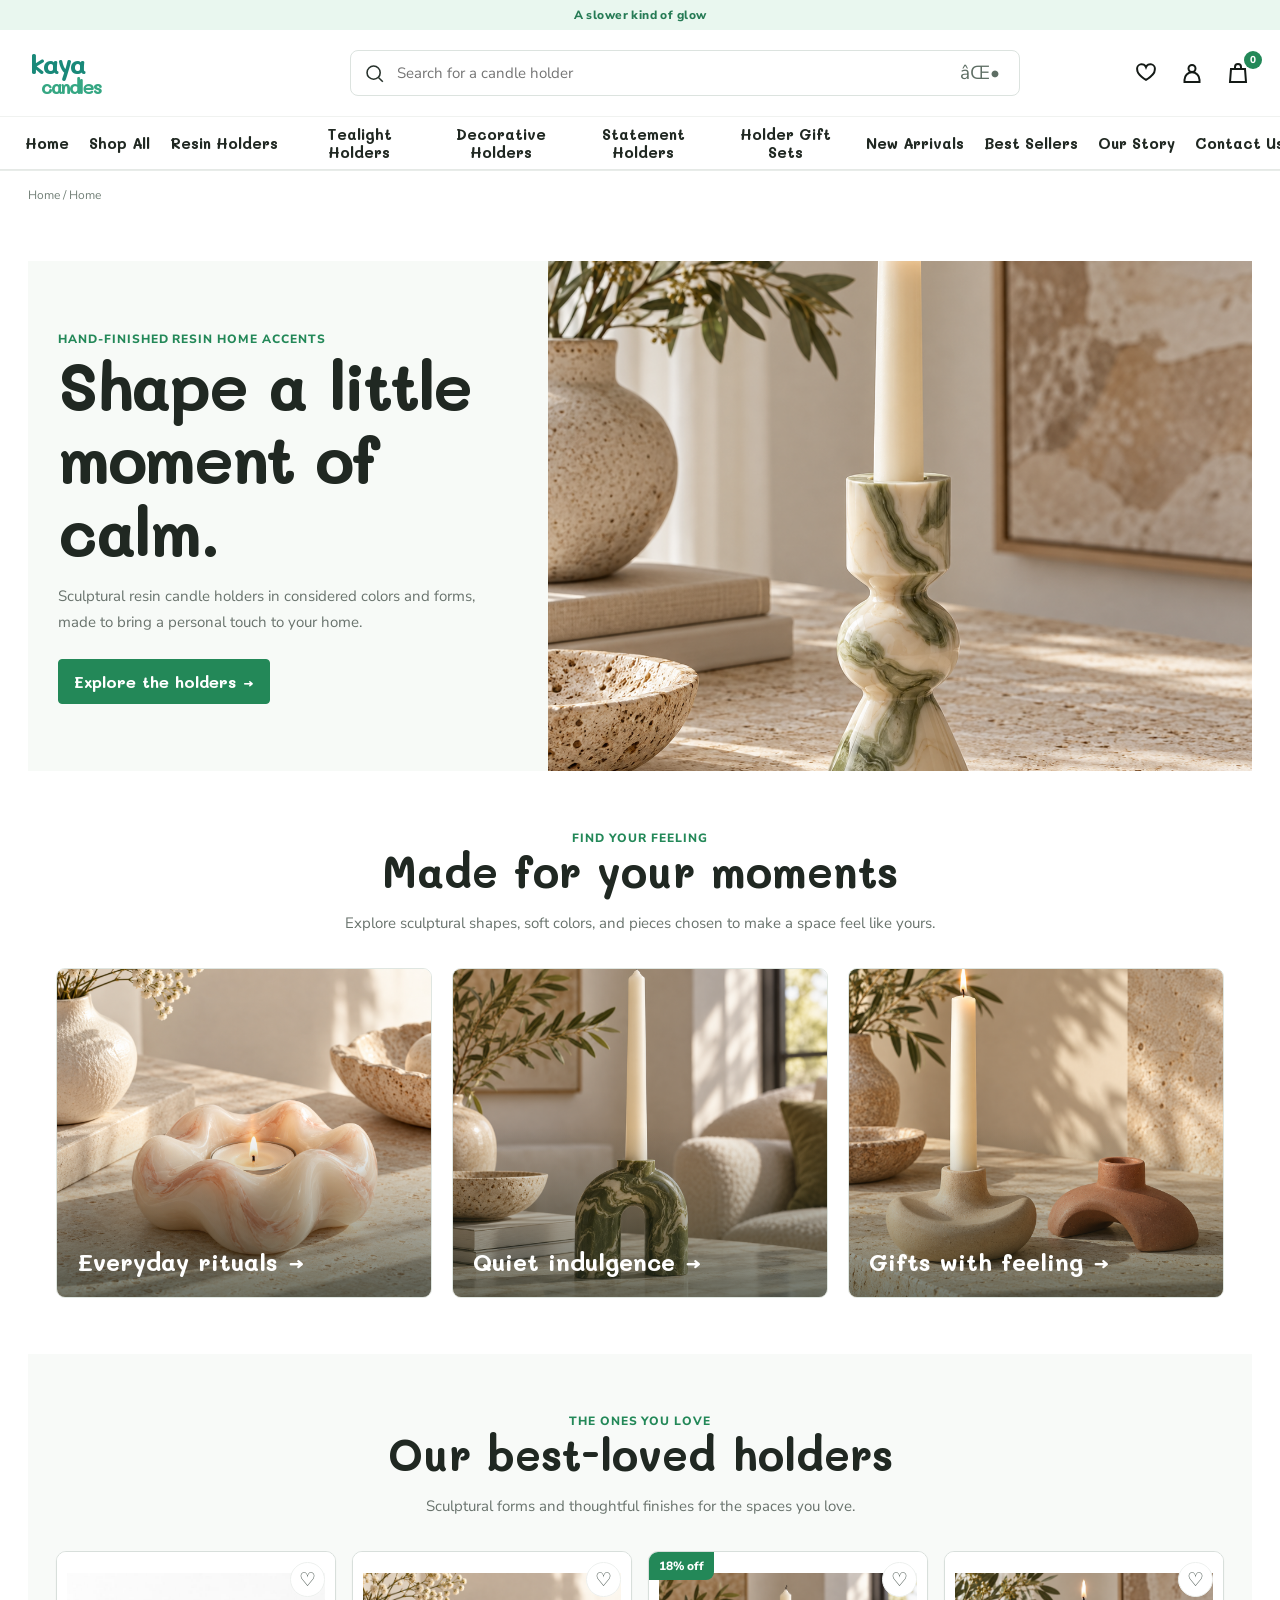
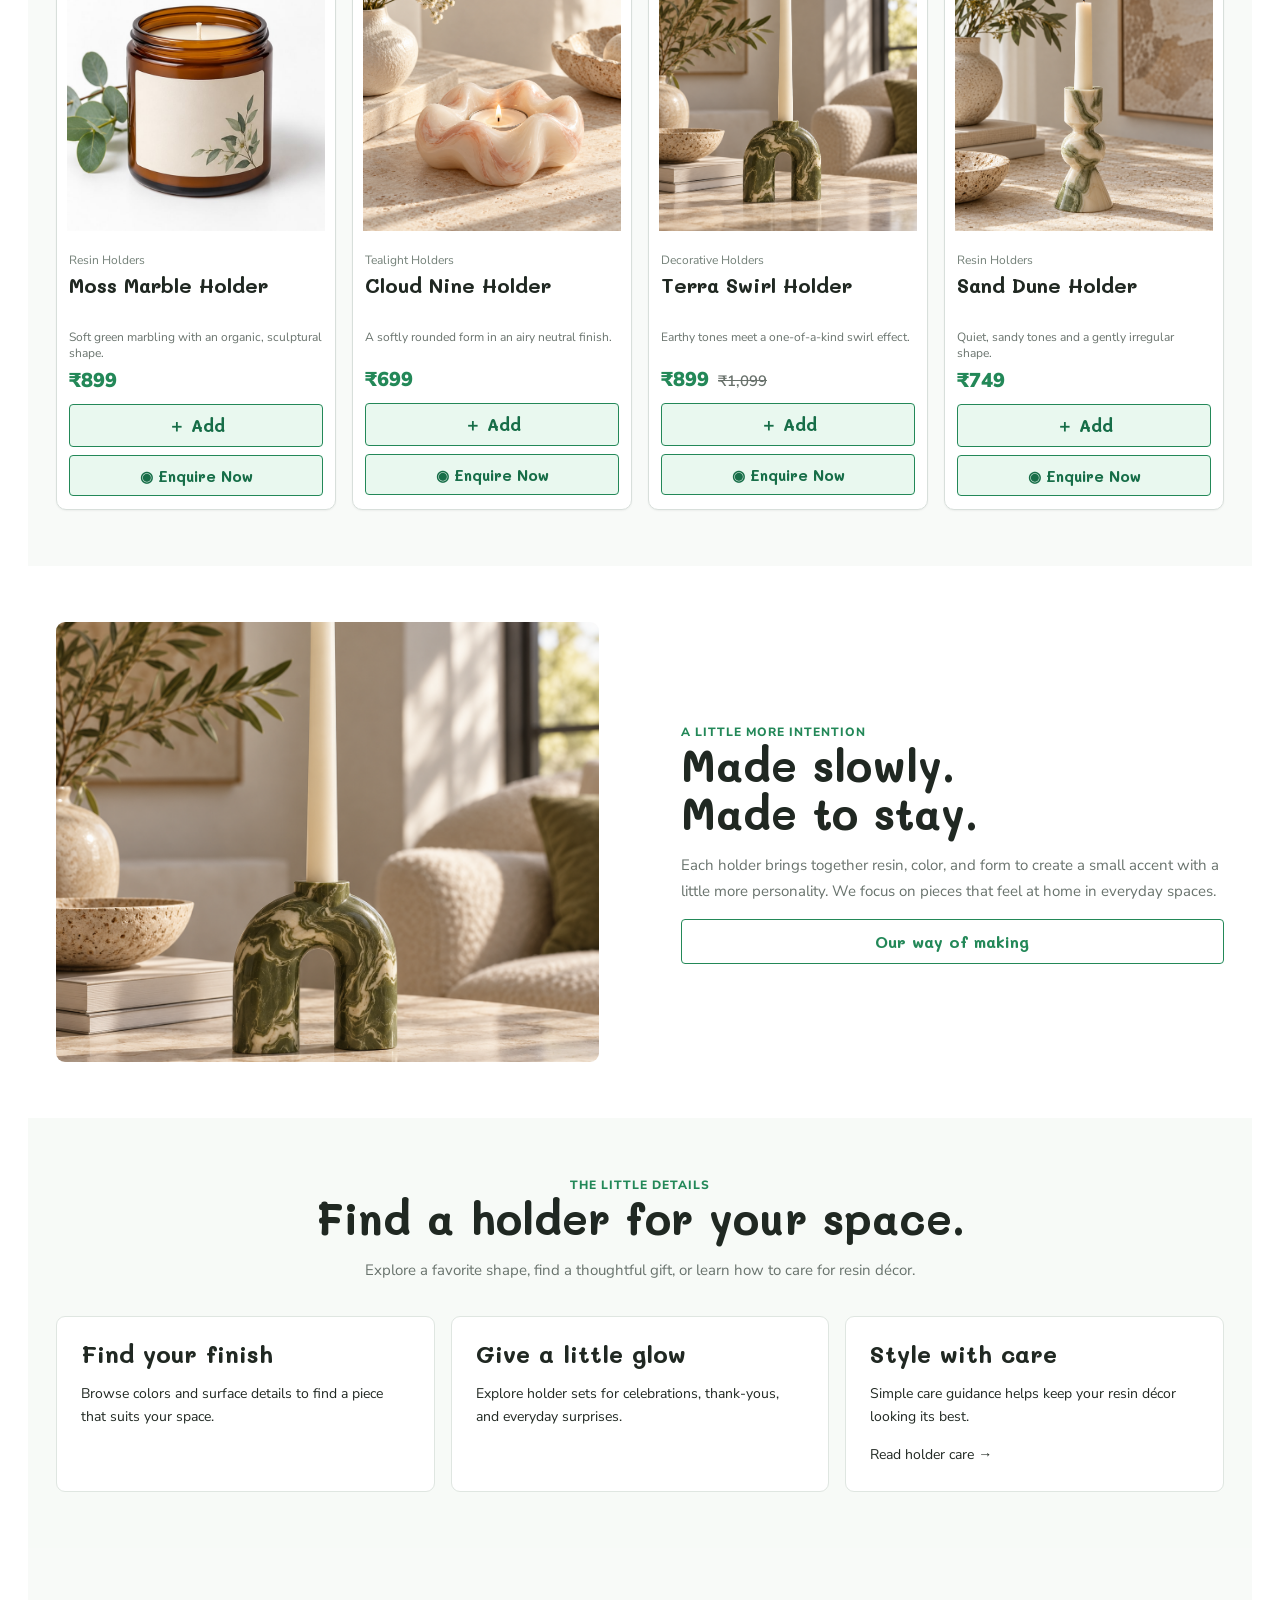
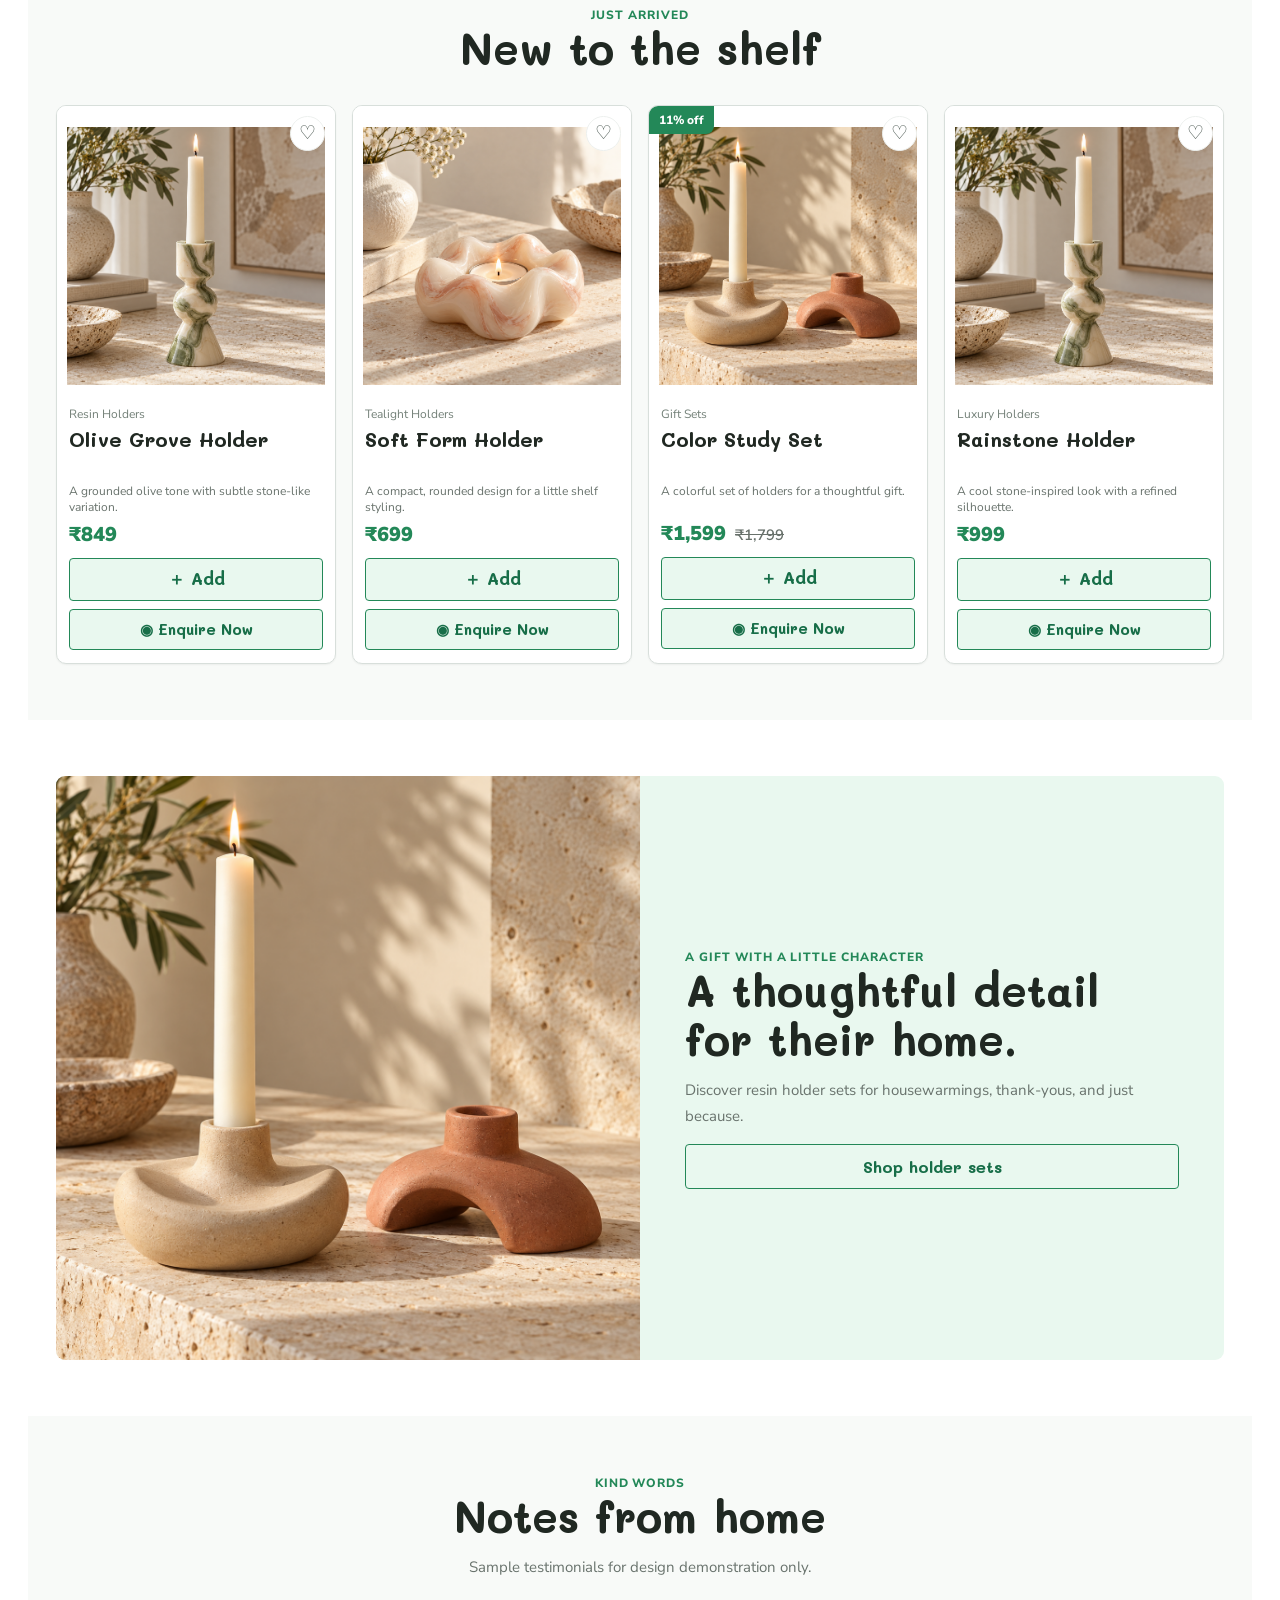
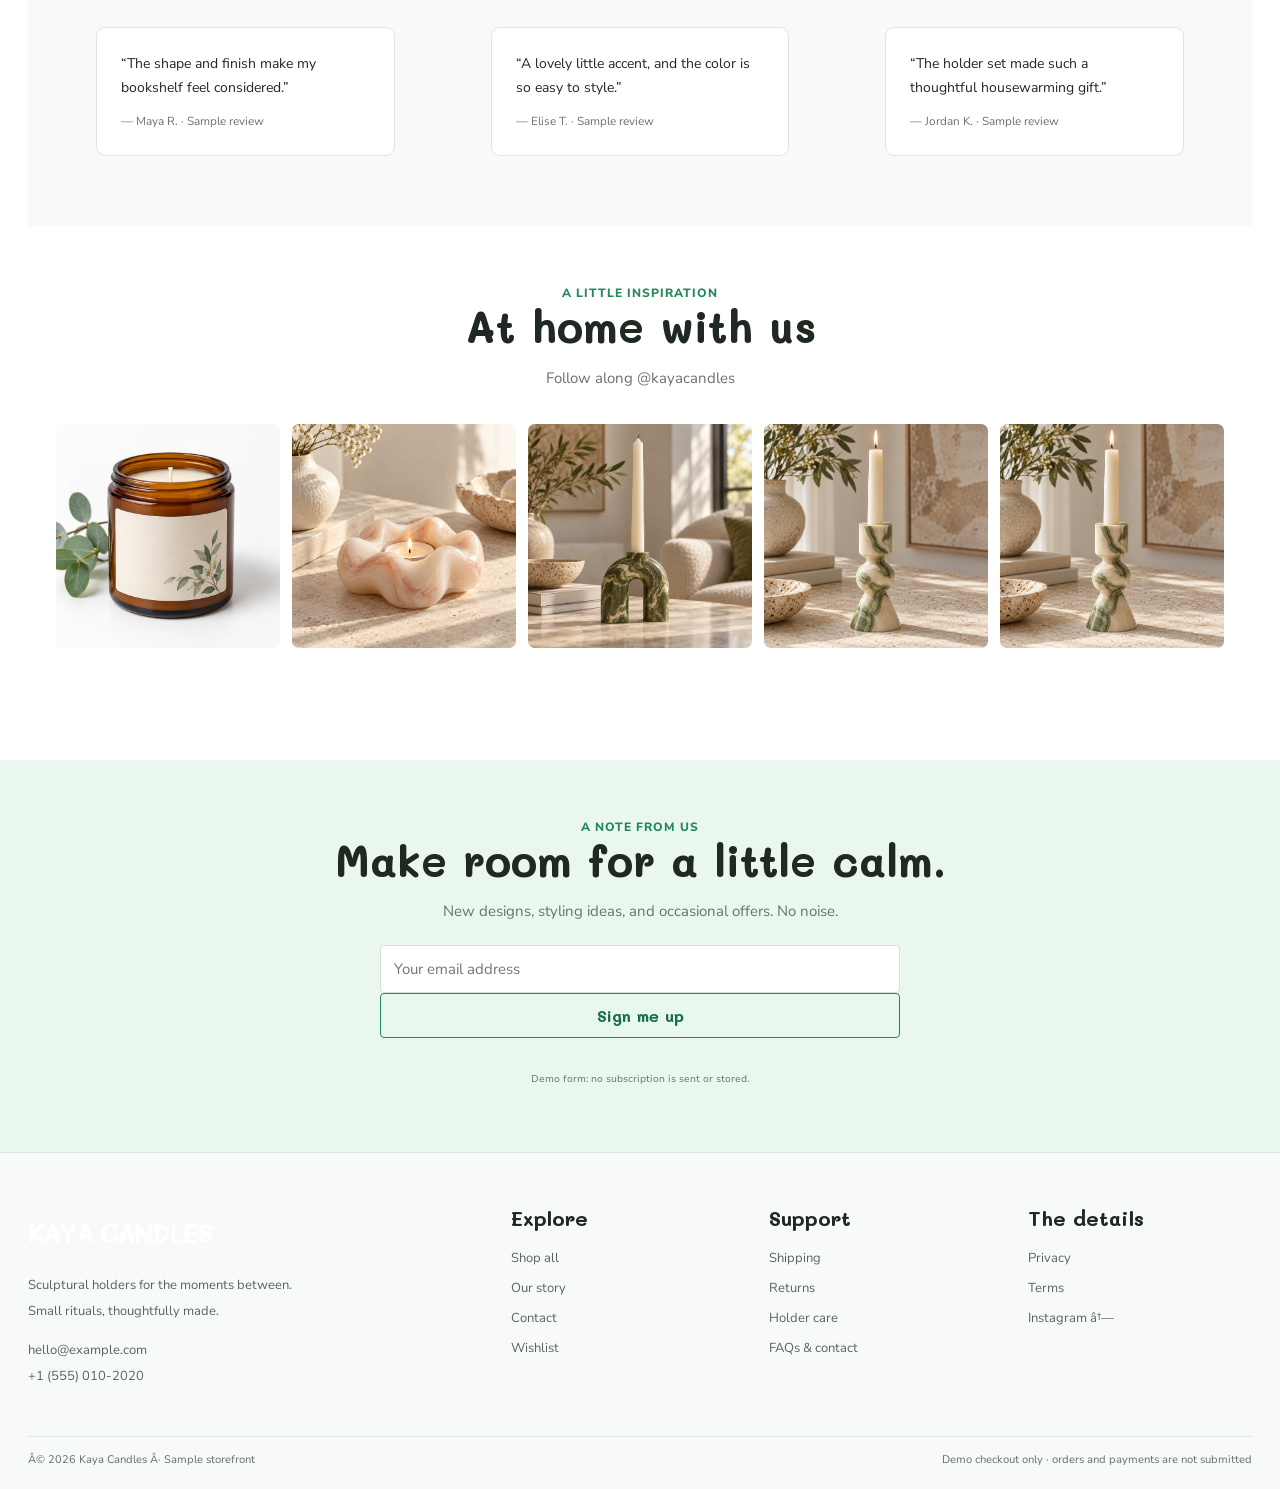
<file: index.html>
﻿<!doctype html>
<html lang="en">
  <head>
    <meta charset="utf-8">
    <meta name="viewport" content="width=device-width,initial-scale=1">
    <meta name="description" content="Sculptural resin candle holders for thoughtful spaces.">
    <title>
      Home | Kaya Candles
    </title>
    <link rel="preconnect" href="https://fonts.googleapis.com">
    <link href="https://fonts.googleapis.com/css2?family=Mali:wght@500;600;700&family=Nunito+Sans:wght@400;600;700;800;900&display=swap" rel="stylesheet">
    <link rel="stylesheet" href="./css/style.css">
  </head>
  <body data-page="home">
    <div class="announcement">
      A slower kind of glow
    </div>
    <header class="header">
      <div class="topbar">
        <button class="mobile-toggle" aria-label="Open menu" aria-expanded="false">
          â˜°
        </button>
        <a class="brand" href="index.html">
          kaya
          <span>
            candles
          </span>
        </a>
        <form class="site-search" data-top-search role="search">
          <svg viewBox="0 0 24 24" aria-hidden="true">
            <circle cx="11" cy="11" r="7.5" fill="none" stroke="currentColor" stroke-width="1.8"/>
            <path d="m16.5 16.5 5 5" fill="none" stroke="currentColor" stroke-width="1.8"/>
          </svg>
          <input type="search" name="q" placeholder="Search for a candle holder" aria-label="Search for a candle holder">
          <button aria-label="Search" type="submit">
            âŒ•
          </button>
        </form>
        <div class="top-actions">
          <button type="button" data-search-toggle aria-label="Open search">
            <svg viewBox="0 0 24 24" aria-hidden="true">
              <circle cx="11" cy="11" r="7.5" fill="none" stroke="currentColor" stroke-width="1.8"/>
              <path d="m16.5 16.5 5 5" fill="none" stroke="currentColor" stroke-width="1.8"/>
            </svg>
          </button>
          <a href="wishlist.html" aria-label="Wishlist">
            <svg viewBox="0 0 24 24" aria-hidden="true">
              <path d="M20.8 8.8c0 5-8.8 10.1-8.8 10.1S3.2 13.8 3.2 8.8A4.6 4.6 0 0 1 12 6.2a4.6 4.6 0 0 1 8.8 2.6Z"/>
            </svg>
          </a>
          <a href="contact.html" aria-label="Account">
            <svg viewBox="0 0 24 24" aria-hidden="true">
              <circle cx="12" cy="7.5" r="3.5"/>
              <path d="M4.5 21v-2.2a7.5 7.5 0 0 1 15 0V21z"/>
            </svg>
          </a>
          <a href="cart.html" aria-label="Shopping bag">
            <svg viewBox="0 0 24 24" aria-hidden="true">
              <path d="M5 8h14l1 13H4L5 8z"/>
              <path d="M9 9V6a3 3 0 0 1 6 0v3"/>
            </svg>
            <span class="badge" data-cart-count>
              0
            </span>
          </a>
        </div>
      </div>
      <nav class="category-nav" aria-label="Main navigation">
        <div class="category-nav-inner">
          <a href="index.html">
            Home
          </a>
          <a href="shop.html">
            Shop All
          </a>
          <a href="shop.html?category=resin-holders">
            Resin Holders
          </a>
          <a href="shop.html?category=tealight-holders">
            Tealight Holders
          </a>
          <a href="shop.html?category=decorative-holders">
            Decorative Holders
          </a>
          <a href="shop.html?category=luxury-holders">
            Statement Holders
          </a>
          <a href="shop.html?category=gift-sets">
            Holder Gift Sets
          </a>
          <a href="shop.html?sort=new">
            New Arrivals
          </a>
          <a href="shop.html?sort=popular">
            Best Sellers
          </a>
          <a href="about.html">
            Our Story
          </a>
          <a href="contact.html">
            Contact Us
          </a>
        </div>
      </nav>
      <div class="mobile-links">
        <a href="index.html">
          Home
        </a>
        <a href="shop.html">
          Shop All
        </a>
        <a href="shop.html?category=resin-holders">
          Resin Holders
        </a>
        <a href="shop.html?category=tealight-holders">
          Tealight Holders
        </a>
        <a href="shop.html?category=decorative-holders">
          Decorative Holders
        </a>
        <a href="shop.html?category=luxury-holders">
          Statement Holders
        </a>
        <a href="shop.html?category=gift-sets">
          Holder Gift Sets
        </a>
        <a href="about.html">
          Our Story
        </a>
        <a href="contact.html">
          Contact Us
        </a>
        <a href="wishlist.html">
          Wishlist
        </a>
      </div>
    </header>
    <div class="crumb">
      <a href="index.html">
        Home
      </a>
      / Home
    </div>
    <main id="pageContent" class="section" style="padding-top:42px">
    </main>
    <section class="newsletter">
      <span class="eyebrow">
        A note from us
      </span>
      <h2>
        Make room for a little calm.
      </h2>
      <p class="body-copy">
        New designs, styling ideas, and occasional offers. No noise.
      </p>
      <form data-newsletter>
        <input type="email" required placeholder="Your email address" aria-label="Your email address">
        <button class="button">
          Sign me up
        </button>
        <small data-status style="display:block;width:100%;padding:12px">
        </small>
      </form>
      <p style="font-size:10px;color:var(--muted)">
        Demo form: no subscription is sent or stored.
      </p>
    </section>
    <footer class="footer">
      <div class="footer-grid">
        <div>
          <a class="brand" href="index.html" style="color:white;text-align:left">
            KAYA CANDLES
          </a>
          <p>
            Sculptural holders for the moments between.
            <br>
            Small rituals, thoughtfully made.
          </p>
          <p>
            hello@example.com
            <br>
            +1 (555) 010-2020
          </p>
        </div>
        <div class="footer-links">
          <h3>
            Explore
          </h3>
          <a href="shop.html">
            Shop all
          </a>
          <a href="about.html">
            Our story
          </a>
          <a href="contact.html">
            Contact
          </a>
          <a href="wishlist.html">
            Wishlist
          </a>
        </div>
        <div class="footer-links">
          <h3>
            Support
          </h3>
          <a href="shipping-policy.html">
            Shipping
          </a>
          <a href="return-policy.html">
            Returns
          </a>
          <a href="candle-care.html">
            Holder care
          </a>
          <a href="contact.html">
            FAQs & contact
          </a>
        </div>
        <div class="footer-links">
          <h3>
            The details
          </h3>
          <a href="privacy-policy.html">
            Privacy
          </a>
          <a href="terms.html">
            Terms
          </a>
          <a href="https://instagram.com" target="_blank" rel="noopener">
            Instagram â†—
          </a>
        </div>
      </div>
      <div class="footer-bottom">
        <span>
          Â© 2026 Kaya Candles Â· Sample storefront
        </span>
        <span>
          Demo checkout only · orders and payments are not submitted
        </span>
      </div>
    </footer>
    <div class="toast" role="status" aria-live="polite">
    </div>
    <button id="backTop" aria-label="Back to top">
      â†‘
    </button>
    <script type="module" src="js/app.js">
    </script>
  </body>
</html>
</file>
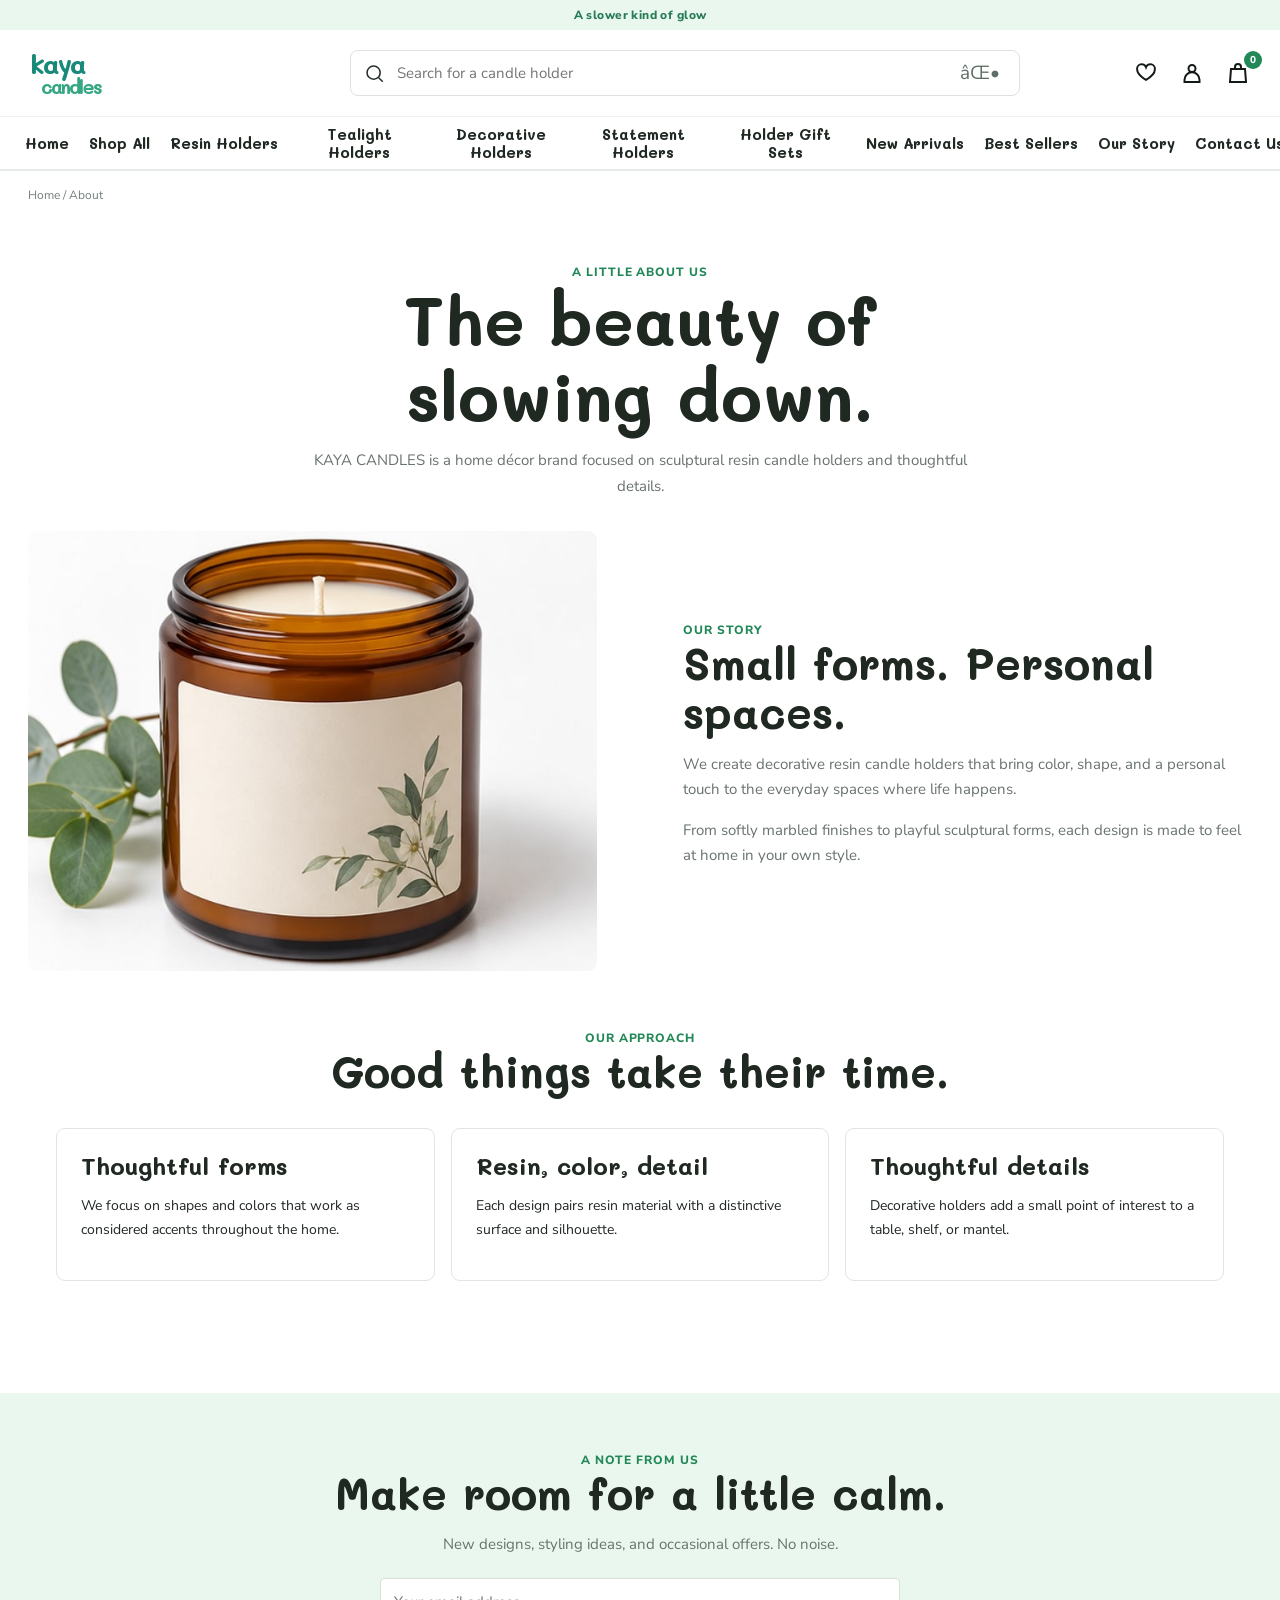
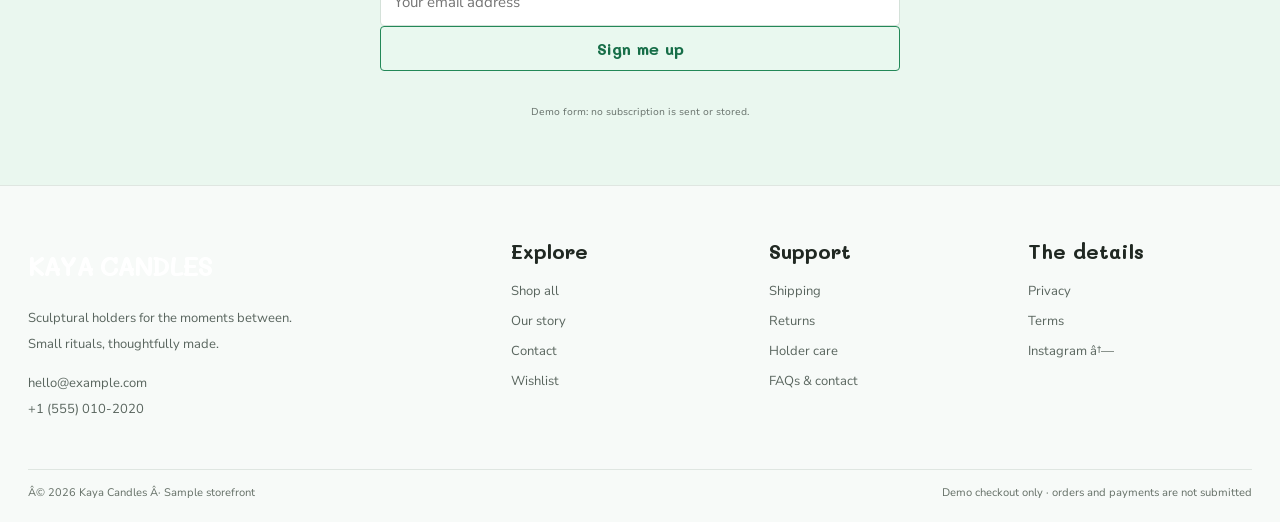
<file: about.html>
﻿<!doctype html>
<html lang="en">
  <head>
    <meta charset="utf-8">
    <meta name="viewport" content="width=device-width,initial-scale=1">
    <meta name="description" content="Sculptural resin candle holders for thoughtful spaces.">
    <title>
      About | Kaya Candles
    </title>
    <link rel="preconnect" href="https://fonts.googleapis.com">
    <link href="https://fonts.googleapis.com/css2?family=Mali:wght@500;600;700&family=Nunito+Sans:wght@400;600;700;800;900&display=swap" rel="stylesheet">
    <link rel="stylesheet" href="./css/style.css">
  </head>
  <body data-page="about">
    <div class="announcement">
      A slower kind of glow
    </div>
    <header class="header">
      <div class="topbar">
        <button class="mobile-toggle" aria-label="Open menu" aria-expanded="false">
          â˜°
        </button>
        <a class="brand" href="index.html">
          kaya
          <span>
            candles
          </span>
        </a>
        <form class="site-search" data-top-search role="search">
          <svg viewBox="0 0 24 24" aria-hidden="true">
            <circle cx="11" cy="11" r="7.5" fill="none" stroke="currentColor" stroke-width="1.8"/>
            <path d="m16.5 16.5 5 5" fill="none" stroke="currentColor" stroke-width="1.8"/>
          </svg>
          <input type="search" name="q" placeholder="Search for a candle holder" aria-label="Search for a candle holder">
          <button aria-label="Search" type="submit">
            âŒ•
          </button>
        </form>
        <div class="top-actions">
          <button type="button" data-search-toggle aria-label="Open search">
            <svg viewBox="0 0 24 24" aria-hidden="true">
              <circle cx="11" cy="11" r="7.5" fill="none" stroke="currentColor" stroke-width="1.8"/>
              <path d="m16.5 16.5 5 5" fill="none" stroke="currentColor" stroke-width="1.8"/>
            </svg>
          </button>
          <a href="wishlist.html" aria-label="Wishlist">
            <svg viewBox="0 0 24 24" aria-hidden="true">
              <path d="M20.8 8.8c0 5-8.8 10.1-8.8 10.1S3.2 13.8 3.2 8.8A4.6 4.6 0 0 1 12 6.2a4.6 4.6 0 0 1 8.8 2.6Z"/>
            </svg>
          </a>
          <a href="contact.html" aria-label="Account">
            <svg viewBox="0 0 24 24" aria-hidden="true">
              <circle cx="12" cy="7.5" r="3.5"/>
              <path d="M4.5 21v-2.2a7.5 7.5 0 0 1 15 0V21z"/>
            </svg>
          </a>
          <a href="cart.html" aria-label="Shopping bag">
            <svg viewBox="0 0 24 24" aria-hidden="true">
              <path d="M5 8h14l1 13H4L5 8z"/>
              <path d="M9 9V6a3 3 0 0 1 6 0v3"/>
            </svg>
            <span class="badge" data-cart-count>
              0
            </span>
          </a>
        </div>
      </div>
      <nav class="category-nav" aria-label="Main navigation">
        <div class="category-nav-inner">
          <a href="index.html">
            Home
          </a>
          <a href="shop.html">
            Shop All
          </a>
          <a href="shop.html?category=resin-holders">
            Resin Holders
          </a>
          <a href="shop.html?category=tealight-holders">
            Tealight Holders
          </a>
          <a href="shop.html?category=decorative-holders">
            Decorative Holders
          </a>
          <a href="shop.html?category=luxury-holders">
            Statement Holders
          </a>
          <a href="shop.html?category=gift-sets">
            Holder Gift Sets
          </a>
          <a href="shop.html?sort=new">
            New Arrivals
          </a>
          <a href="shop.html?sort=popular">
            Best Sellers
          </a>
          <a href="about.html">
            Our Story
          </a>
          <a href="contact.html">
            Contact Us
          </a>
        </div>
      </nav>
      <div class="mobile-links">
        <a href="index.html">
          Home
        </a>
        <a href="shop.html">
          Shop All
        </a>
        <a href="shop.html?category=resin-holders">
          Resin Holders
        </a>
        <a href="shop.html?category=tealight-holders">
          Tealight Holders
        </a>
        <a href="shop.html?category=decorative-holders">
          Decorative Holders
        </a>
        <a href="shop.html?category=luxury-holders">
          Statement Holders
        </a>
        <a href="shop.html?category=gift-sets">
          Holder Gift Sets
        </a>
        <a href="about.html">
          Our Story
        </a>
        <a href="contact.html">
          Contact Us
        </a>
        <a href="wishlist.html">
          Wishlist
        </a>
      </div>
    </header>
    <div class="crumb">
      <a href="index.html">
        Home
      </a>
      / About
    </div>
    <main id="pageContent" class="section" style="padding-top:42px">
    </main>
    <section class="newsletter">
      <span class="eyebrow">
        A note from us
      </span>
      <h2>
        Make room for a little calm.
      </h2>
      <p class="body-copy">
        New designs, styling ideas, and occasional offers. No noise.
      </p>
      <form data-newsletter>
        <input type="email" required placeholder="Your email address" aria-label="Your email address">
        <button class="button">
          Sign me up
        </button>
        <small data-status style="display:block;width:100%;padding:12px">
        </small>
      </form>
      <p style="font-size:10px;color:var(--muted)">
        Demo form: no subscription is sent or stored.
      </p>
    </section>
    <footer class="footer">
      <div class="footer-grid">
        <div>
          <a class="brand" href="index.html" style="color:white;text-align:left">
            KAYA CANDLES
          </a>
          <p>
            Sculptural holders for the moments between.
            <br>
            Small rituals, thoughtfully made.
          </p>
          <p>
            hello@example.com
            <br>
            +1 (555) 010-2020
          </p>
        </div>
        <div class="footer-links">
          <h3>
            Explore
          </h3>
          <a href="shop.html">
            Shop all
          </a>
          <a href="about.html">
            Our story
          </a>
          <a href="contact.html">
            Contact
          </a>
          <a href="wishlist.html">
            Wishlist
          </a>
        </div>
        <div class="footer-links">
          <h3>
            Support
          </h3>
          <a href="shipping-policy.html">
            Shipping
          </a>
          <a href="return-policy.html">
            Returns
          </a>
          <a href="candle-care.html">
            Holder care
          </a>
          <a href="contact.html">
            FAQs & contact
          </a>
        </div>
        <div class="footer-links">
          <h3>
            The details
          </h3>
          <a href="privacy-policy.html">
            Privacy
          </a>
          <a href="terms.html">
            Terms
          </a>
          <a href="https://instagram.com" target="_blank" rel="noopener">
            Instagram â†—
          </a>
        </div>
      </div>
      <div class="footer-bottom">
        <span>
          Â© 2026 Kaya Candles Â· Sample storefront
        </span>
        <span>
          Demo checkout only · orders and payments are not submitted
        </span>
      </div>
    </footer>
    <div class="toast" role="status" aria-live="polite">
    </div>
    <button id="backTop" aria-label="Back to top">
      â†‘
    </button>
    <script type="module" src="js/app.js">
    </script>
  </body>
</html>
</file>
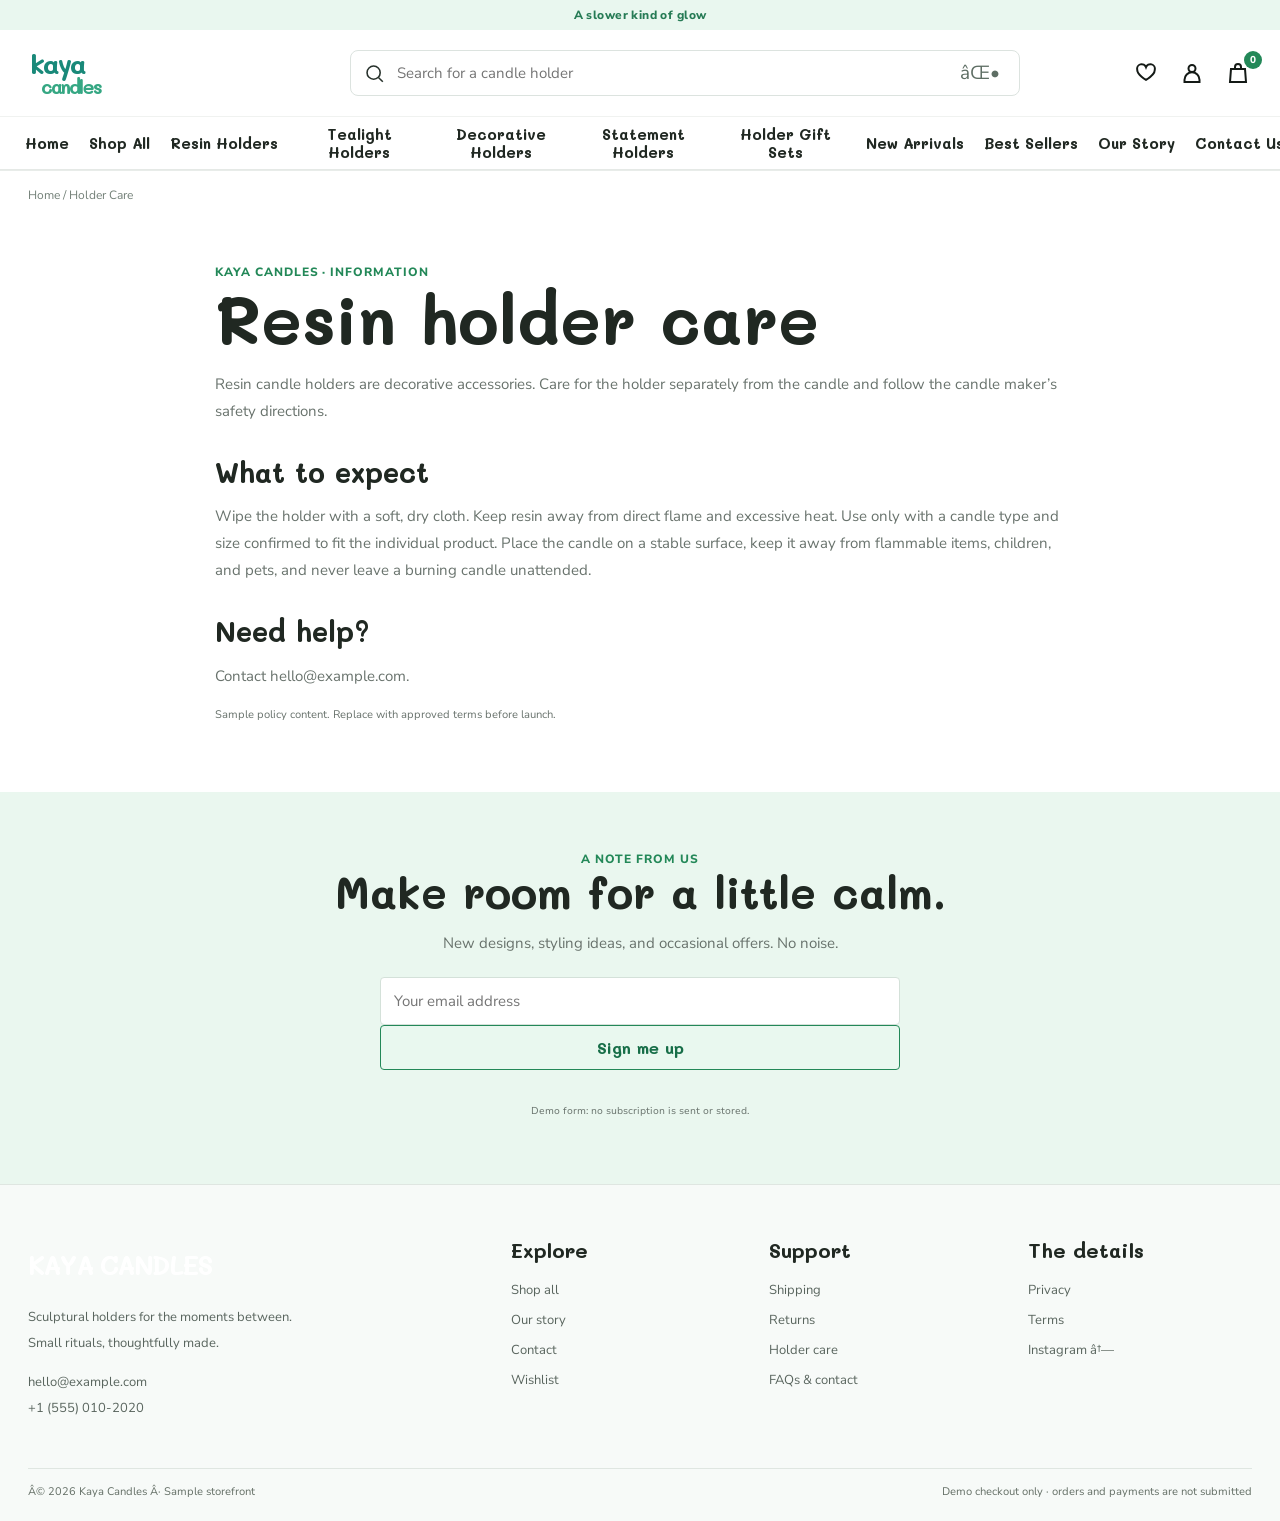
<file: candle-care.html>
﻿<!doctype html>
<html lang="en">
  <head>
    <meta charset="utf-8">
    <meta name="viewport" content="width=device-width,initial-scale=1">
    <meta name="description" content="Sculptural resin candle holders for thoughtful spaces.">
    <title>
      Holder Care | Kaya Candles
    </title>
    <link rel="preconnect" href="https://fonts.googleapis.com">
    <link href="https://fonts.googleapis.com/css2?family=Mali:wght@500;600;700&family=Nunito+Sans:wght@400;600;700;800;900&display=swap" rel="stylesheet">
    <link rel="stylesheet" href="./css/style.css">
  </head>
  <body data-page="candle-care">
    <div class="announcement">
      A slower kind of glow
    </div>
    <header class="header">
      <div class="topbar">
        <button class="mobile-toggle" aria-label="Open menu" aria-expanded="false">
          â˜°
        </button>
        <a class="brand" href="index.html">
          kaya
          <span>
            candles
          </span>
        </a>
        <form class="site-search" data-top-search role="search">
          <svg viewBox="0 0 24 24" aria-hidden="true">
            <circle cx="11" cy="11" r="7.5" fill="none" stroke="currentColor" stroke-width="1.8"/>
            <path d="m16.5 16.5 5 5" fill="none" stroke="currentColor" stroke-width="1.8"/>
          </svg>
          <input type="search" name="q" placeholder="Search for a candle holder" aria-label="Search for a candle holder">
          <button aria-label="Search" type="submit">
            âŒ•
          </button>
        </form>
        <div class="top-actions">
          <button type="button" data-search-toggle aria-label="Open search">
            <svg viewBox="0 0 24 24" aria-hidden="true">
              <circle cx="11" cy="11" r="7.5" fill="none" stroke="currentColor" stroke-width="1.8"/>
              <path d="m16.5 16.5 5 5" fill="none" stroke="currentColor" stroke-width="1.8"/>
            </svg>
          </button>
          <a href="wishlist.html" aria-label="Wishlist">
            <svg viewBox="0 0 24 24" aria-hidden="true">
              <path d="M20.8 8.8c0 5-8.8 10.1-8.8 10.1S3.2 13.8 3.2 8.8A4.6 4.6 0 0 1 12 6.2a4.6 4.6 0 0 1 8.8 2.6Z"/>
            </svg>
          </a>
          <a href="contact.html" aria-label="Account">
            <svg viewBox="0 0 24 24" aria-hidden="true">
              <circle cx="12" cy="7.5" r="3.5"/>
              <path d="M4.5 21v-2.2a7.5 7.5 0 0 1 15 0V21z"/>
            </svg>
          </a>
          <a href="cart.html" aria-label="Shopping bag">
            <svg viewBox="0 0 24 24" aria-hidden="true">
              <path d="M5 8h14l1 13H4L5 8z"/>
              <path d="M9 9V6a3 3 0 0 1 6 0v3"/>
            </svg>
            <span class="badge" data-cart-count>
              0
            </span>
          </a>
        </div>
      </div>
      <nav class="category-nav" aria-label="Main navigation">
        <div class="category-nav-inner">
          <a href="index.html">
            Home
          </a>
          <a href="shop.html">
            Shop All
          </a>
          <a href="shop.html?category=resin-holders">
            Resin Holders
          </a>
          <a href="shop.html?category=tealight-holders">
            Tealight Holders
          </a>
          <a href="shop.html?category=decorative-holders">
            Decorative Holders
          </a>
          <a href="shop.html?category=luxury-holders">
            Statement Holders
          </a>
          <a href="shop.html?category=gift-sets">
            Holder Gift Sets
          </a>
          <a href="shop.html?sort=new">
            New Arrivals
          </a>
          <a href="shop.html?sort=popular">
            Best Sellers
          </a>
          <a href="about.html">
            Our Story
          </a>
          <a href="contact.html">
            Contact Us
          </a>
        </div>
      </nav>
      <div class="mobile-links">
        <a href="index.html">
          Home
        </a>
        <a href="shop.html">
          Shop All
        </a>
        <a href="shop.html?category=resin-holders">
          Resin Holders
        </a>
        <a href="shop.html?category=tealight-holders">
          Tealight Holders
        </a>
        <a href="shop.html?category=decorative-holders">
          Decorative Holders
        </a>
        <a href="shop.html?category=luxury-holders">
          Statement Holders
        </a>
        <a href="shop.html?category=gift-sets">
          Holder Gift Sets
        </a>
        <a href="about.html">
          Our Story
        </a>
        <a href="contact.html">
          Contact Us
        </a>
        <a href="wishlist.html">
          Wishlist
        </a>
      </div>
    </header>
    <div class="crumb">
      <a href="index.html">
        Home
      </a>
      / Holder Care
    </div>
    <main id="pageContent" class="section" style="padding-top:42px">
    </main>
    <section class="newsletter">
      <span class="eyebrow">
        A note from us
      </span>
      <h2>
        Make room for a little calm.
      </h2>
      <p class="body-copy">
        New designs, styling ideas, and occasional offers. No noise.
      </p>
      <form data-newsletter>
        <input type="email" required placeholder="Your email address" aria-label="Your email address">
        <button class="button">
          Sign me up
        </button>
        <small data-status style="display:block;width:100%;padding:12px">
        </small>
      </form>
      <p style="font-size:10px;color:var(--muted)">
        Demo form: no subscription is sent or stored.
      </p>
    </section>
    <footer class="footer">
      <div class="footer-grid">
        <div>
          <a class="brand" href="index.html" style="color:white;text-align:left">
            KAYA CANDLES
          </a>
          <p>
            Sculptural holders for the moments between.
            <br>
            Small rituals, thoughtfully made.
          </p>
          <p>
            hello@example.com
            <br>
            +1 (555) 010-2020
          </p>
        </div>
        <div class="footer-links">
          <h3>
            Explore
          </h3>
          <a href="shop.html">
            Shop all
          </a>
          <a href="about.html">
            Our story
          </a>
          <a href="contact.html">
            Contact
          </a>
          <a href="wishlist.html">
            Wishlist
          </a>
        </div>
        <div class="footer-links">
          <h3>
            Support
          </h3>
          <a href="shipping-policy.html">
            Shipping
          </a>
          <a href="return-policy.html">
            Returns
          </a>
          <a href="candle-care.html">
            Holder care
          </a>
          <a href="contact.html">
            FAQs & contact
          </a>
        </div>
        <div class="footer-links">
          <h3>
            The details
          </h3>
          <a href="privacy-policy.html">
            Privacy
          </a>
          <a href="terms.html">
            Terms
          </a>
          <a href="https://instagram.com" target="_blank" rel="noopener">
            Instagram â†—
          </a>
        </div>
      </div>
      <div class="footer-bottom">
        <span>
          Â© 2026 Kaya Candles Â· Sample storefront
        </span>
        <span>
          Demo checkout only · orders and payments are not submitted
        </span>
      </div>
    </footer>
    <div class="toast" role="status" aria-live="polite">
    </div>
    <button id="backTop" aria-label="Back to top">
      â†‘
    </button>
    <script type="module" src="js/app.js">
    </script>
  </body>
</html>
</file>
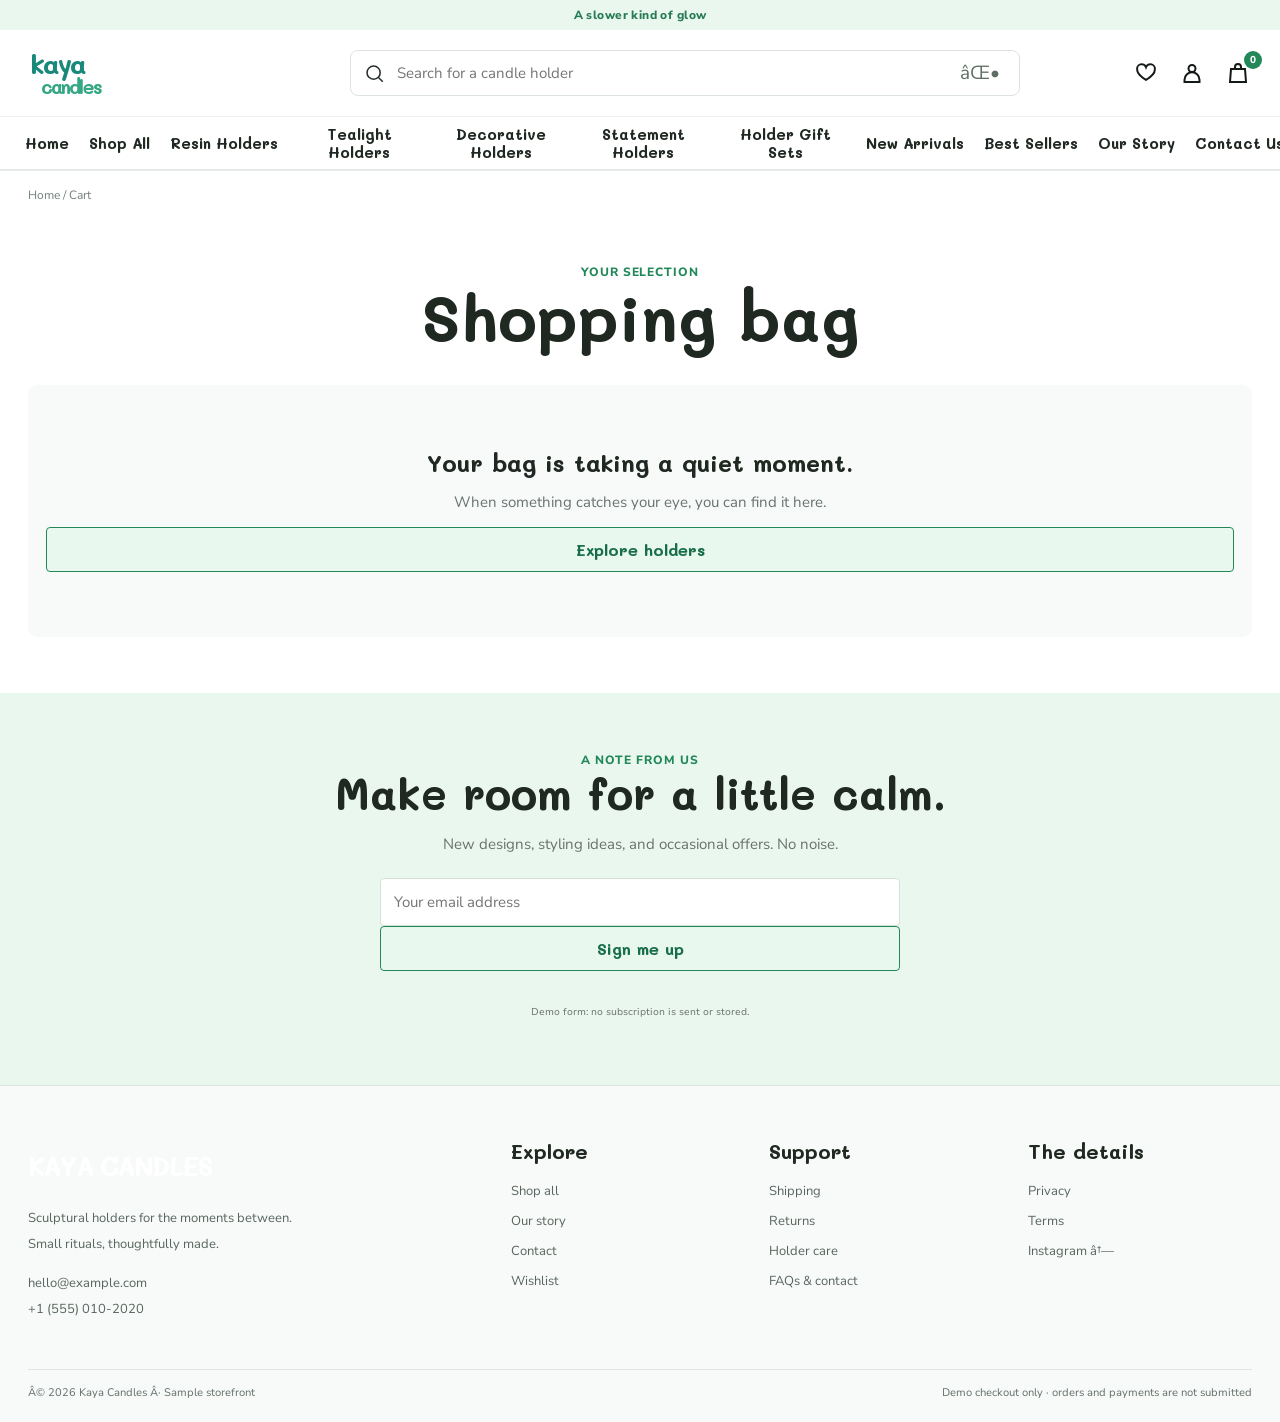
<file: cart.html>
﻿<!doctype html>
<html lang="en">
  <head>
    <meta charset="utf-8">
    <meta name="viewport" content="width=device-width,initial-scale=1">
    <meta name="description" content="Sculptural resin candle holders for thoughtful spaces.">
    <title>
      Cart | Kaya Candles
    </title>
    <link rel="preconnect" href="https://fonts.googleapis.com">
    <link href="https://fonts.googleapis.com/css2?family=Mali:wght@500;600;700&family=Nunito+Sans:wght@400;600;700;800;900&display=swap" rel="stylesheet">
    <link rel="stylesheet" href="./css/style.css">
  </head>
  <body data-page="cart">
    <div class="announcement">
      A slower kind of glow
    </div>
    <header class="header">
      <div class="topbar">
        <button class="mobile-toggle" aria-label="Open menu" aria-expanded="false">
          â˜°
        </button>
        <a class="brand" href="index.html">
          kaya
          <span>
            candles
          </span>
        </a>
        <form class="site-search" data-top-search role="search">
          <svg viewBox="0 0 24 24" aria-hidden="true">
            <circle cx="11" cy="11" r="7.5" fill="none" stroke="currentColor" stroke-width="1.8"/>
            <path d="m16.5 16.5 5 5" fill="none" stroke="currentColor" stroke-width="1.8"/>
          </svg>
          <input type="search" name="q" placeholder="Search for a candle holder" aria-label="Search for a candle holder">
          <button aria-label="Search" type="submit">
            âŒ•
          </button>
        </form>
        <div class="top-actions">
          <button type="button" data-search-toggle aria-label="Open search">
            <svg viewBox="0 0 24 24" aria-hidden="true">
              <circle cx="11" cy="11" r="7.5" fill="none" stroke="currentColor" stroke-width="1.8"/>
              <path d="m16.5 16.5 5 5" fill="none" stroke="currentColor" stroke-width="1.8"/>
            </svg>
          </button>
          <a href="wishlist.html" aria-label="Wishlist">
            <svg viewBox="0 0 24 24" aria-hidden="true">
              <path d="M20.8 8.8c0 5-8.8 10.1-8.8 10.1S3.2 13.8 3.2 8.8A4.6 4.6 0 0 1 12 6.2a4.6 4.6 0 0 1 8.8 2.6Z"/>
            </svg>
          </a>
          <a href="contact.html" aria-label="Account">
            <svg viewBox="0 0 24 24" aria-hidden="true">
              <circle cx="12" cy="7.5" r="3.5"/>
              <path d="M4.5 21v-2.2a7.5 7.5 0 0 1 15 0V21z"/>
            </svg>
          </a>
          <a href="cart.html" aria-label="Shopping bag">
            <svg viewBox="0 0 24 24" aria-hidden="true">
              <path d="M5 8h14l1 13H4L5 8z"/>
              <path d="M9 9V6a3 3 0 0 1 6 0v3"/>
            </svg>
            <span class="badge" data-cart-count>
              0
            </span>
          </a>
        </div>
      </div>
      <nav class="category-nav" aria-label="Main navigation">
        <div class="category-nav-inner">
          <a href="index.html">
            Home
          </a>
          <a href="shop.html">
            Shop All
          </a>
          <a href="shop.html?category=resin-holders">
            Resin Holders
          </a>
          <a href="shop.html?category=tealight-holders">
            Tealight Holders
          </a>
          <a href="shop.html?category=decorative-holders">
            Decorative Holders
          </a>
          <a href="shop.html?category=luxury-holders">
            Statement Holders
          </a>
          <a href="shop.html?category=gift-sets">
            Holder Gift Sets
          </a>
          <a href="shop.html?sort=new">
            New Arrivals
          </a>
          <a href="shop.html?sort=popular">
            Best Sellers
          </a>
          <a href="about.html">
            Our Story
          </a>
          <a href="contact.html">
            Contact Us
          </a>
        </div>
      </nav>
      <div class="mobile-links">
        <a href="index.html">
          Home
        </a>
        <a href="shop.html">
          Shop All
        </a>
        <a href="shop.html?category=resin-holders">
          Resin Holders
        </a>
        <a href="shop.html?category=tealight-holders">
          Tealight Holders
        </a>
        <a href="shop.html?category=decorative-holders">
          Decorative Holders
        </a>
        <a href="shop.html?category=luxury-holders">
          Statement Holders
        </a>
        <a href="shop.html?category=gift-sets">
          Holder Gift Sets
        </a>
        <a href="about.html">
          Our Story
        </a>
        <a href="contact.html">
          Contact Us
        </a>
        <a href="wishlist.html">
          Wishlist
        </a>
      </div>
    </header>
    <div class="crumb">
      <a href="index.html">
        Home
      </a>
      / Cart
    </div>
    <main id="pageContent" class="section" style="padding-top:42px">
    </main>
    <section class="newsletter">
      <span class="eyebrow">
        A note from us
      </span>
      <h2>
        Make room for a little calm.
      </h2>
      <p class="body-copy">
        New designs, styling ideas, and occasional offers. No noise.
      </p>
      <form data-newsletter>
        <input type="email" required placeholder="Your email address" aria-label="Your email address">
        <button class="button">
          Sign me up
        </button>
        <small data-status style="display:block;width:100%;padding:12px">
        </small>
      </form>
      <p style="font-size:10px;color:var(--muted)">
        Demo form: no subscription is sent or stored.
      </p>
    </section>
    <footer class="footer">
      <div class="footer-grid">
        <div>
          <a class="brand" href="index.html" style="color:white;text-align:left">
            KAYA CANDLES
          </a>
          <p>
            Sculptural holders for the moments between.
            <br>
            Small rituals, thoughtfully made.
          </p>
          <p>
            hello@example.com
            <br>
            +1 (555) 010-2020
          </p>
        </div>
        <div class="footer-links">
          <h3>
            Explore
          </h3>
          <a href="shop.html">
            Shop all
          </a>
          <a href="about.html">
            Our story
          </a>
          <a href="contact.html">
            Contact
          </a>
          <a href="wishlist.html">
            Wishlist
          </a>
        </div>
        <div class="footer-links">
          <h3>
            Support
          </h3>
          <a href="shipping-policy.html">
            Shipping
          </a>
          <a href="return-policy.html">
            Returns
          </a>
          <a href="candle-care.html">
            Holder care
          </a>
          <a href="contact.html">
            FAQs & contact
          </a>
        </div>
        <div class="footer-links">
          <h3>
            The details
          </h3>
          <a href="privacy-policy.html">
            Privacy
          </a>
          <a href="terms.html">
            Terms
          </a>
          <a href="https://instagram.com" target="_blank" rel="noopener">
            Instagram â†—
          </a>
        </div>
      </div>
      <div class="footer-bottom">
        <span>
          Â© 2026 Kaya Candles Â· Sample storefront
        </span>
        <span>
          Demo checkout only · orders and payments are not submitted
        </span>
      </div>
    </footer>
    <div class="toast" role="status" aria-live="polite">
    </div>
    <button id="backTop" aria-label="Back to top">
      â†‘
    </button>
    <script type="module" src="js/app.js">
    </script>
  </body>
</html>
</file>
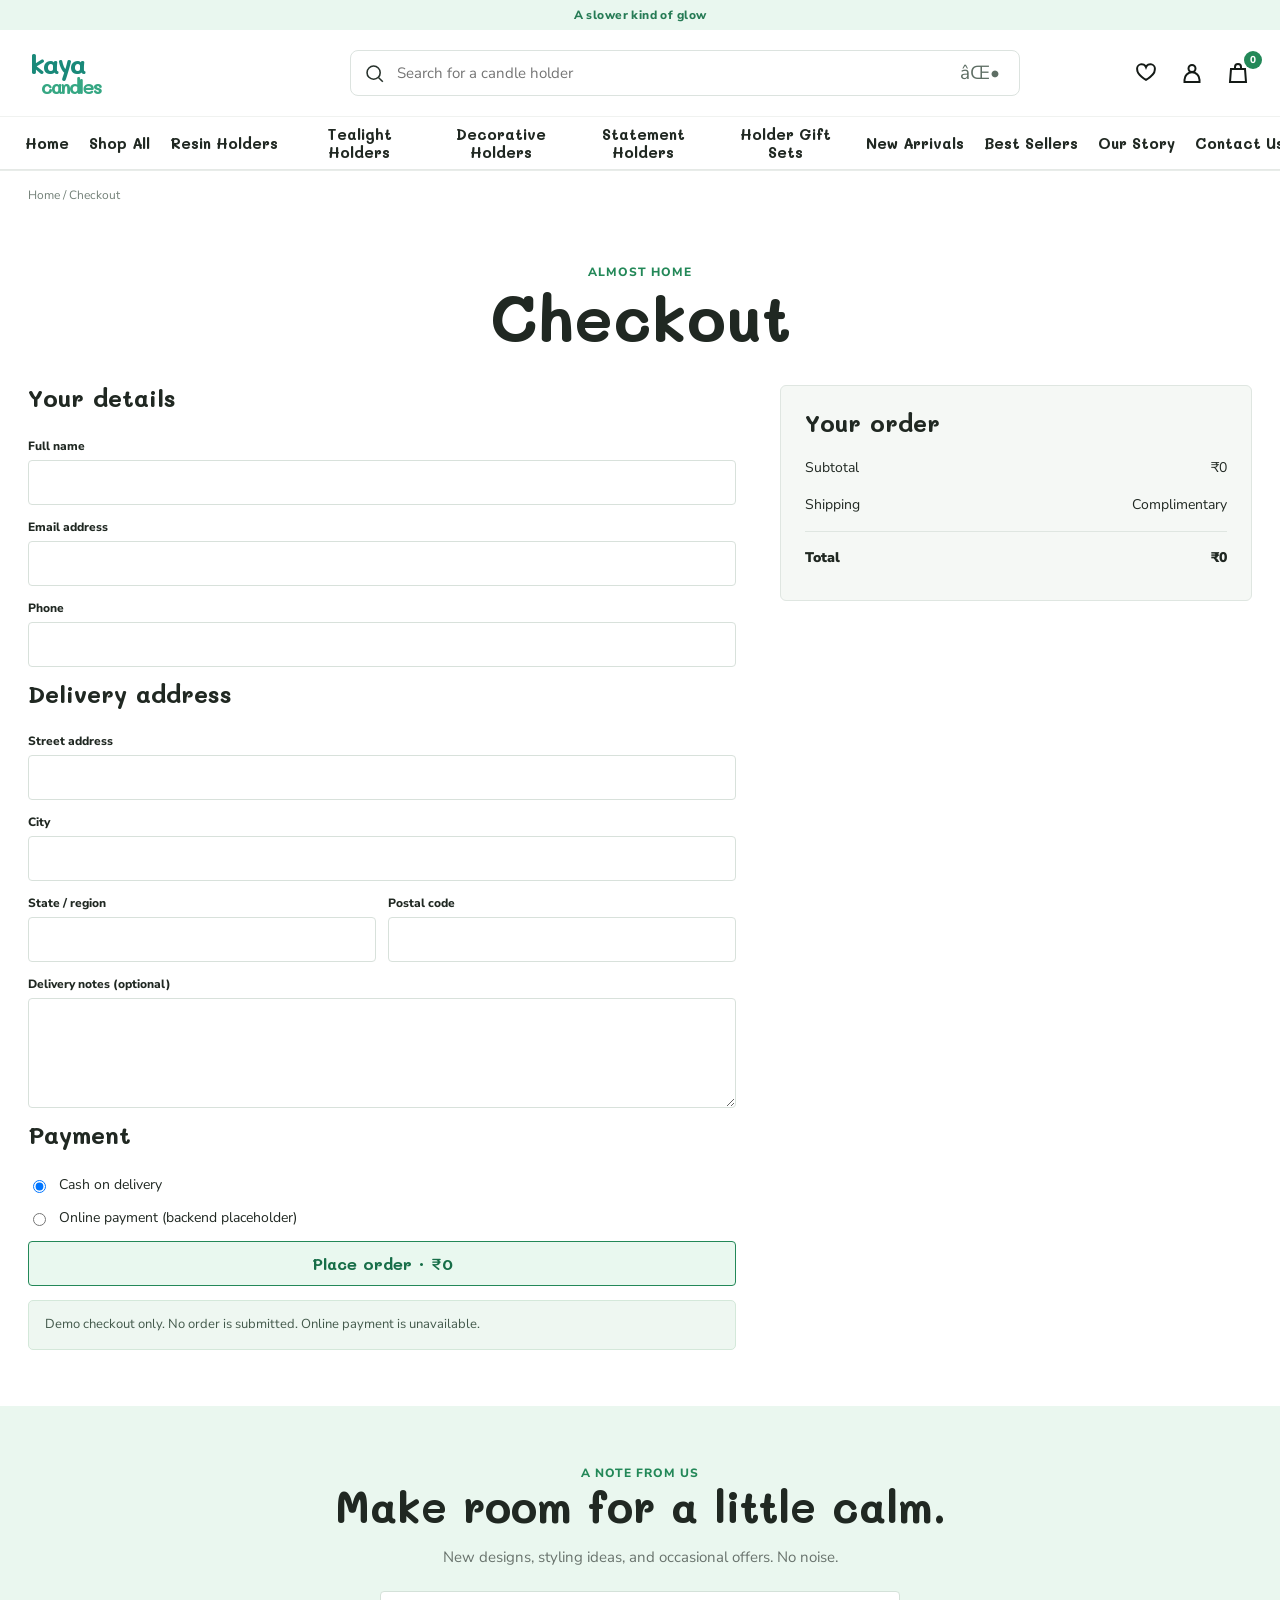
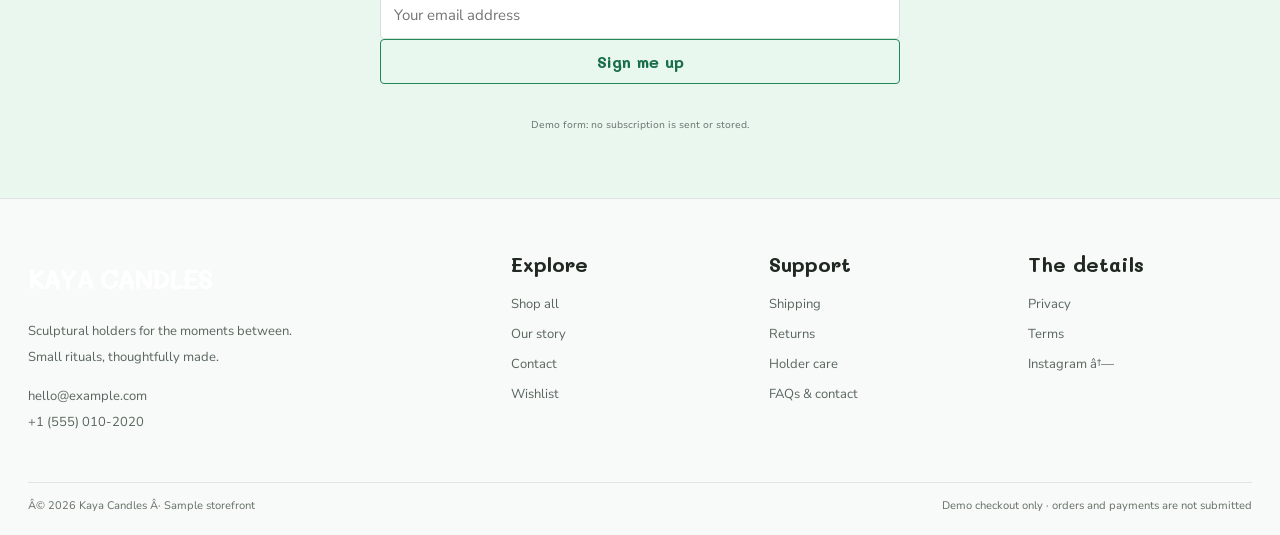
<file: checkout.html>
﻿<!doctype html>
<html lang="en">
  <head>
    <meta charset="utf-8">
    <meta name="viewport" content="width=device-width,initial-scale=1">
    <meta name="description" content="Sculptural resin candle holders for thoughtful spaces.">
    <title>
      Checkout | Kaya Candles
    </title>
    <link rel="preconnect" href="https://fonts.googleapis.com">
    <link href="https://fonts.googleapis.com/css2?family=Mali:wght@500;600;700&family=Nunito+Sans:wght@400;600;700;800;900&display=swap" rel="stylesheet">
    <link rel="stylesheet" href="./css/style.css">
  </head>
  <body data-page="checkout">
    <div class="announcement">
      A slower kind of glow
    </div>
    <header class="header">
      <div class="topbar">
        <button class="mobile-toggle" aria-label="Open menu" aria-expanded="false">
          â˜°
        </button>
        <a class="brand" href="index.html">
          kaya
          <span>
            candles
          </span>
        </a>
        <form class="site-search" data-top-search role="search">
          <svg viewBox="0 0 24 24" aria-hidden="true">
            <circle cx="11" cy="11" r="7.5" fill="none" stroke="currentColor" stroke-width="1.8"/>
            <path d="m16.5 16.5 5 5" fill="none" stroke="currentColor" stroke-width="1.8"/>
          </svg>
          <input type="search" name="q" placeholder="Search for a candle holder" aria-label="Search for a candle holder">
          <button aria-label="Search" type="submit">
            âŒ•
          </button>
        </form>
        <div class="top-actions">
          <button type="button" data-search-toggle aria-label="Open search">
            <svg viewBox="0 0 24 24" aria-hidden="true">
              <circle cx="11" cy="11" r="7.5" fill="none" stroke="currentColor" stroke-width="1.8"/>
              <path d="m16.5 16.5 5 5" fill="none" stroke="currentColor" stroke-width="1.8"/>
            </svg>
          </button>
          <a href="wishlist.html" aria-label="Wishlist">
            <svg viewBox="0 0 24 24" aria-hidden="true">
              <path d="M20.8 8.8c0 5-8.8 10.1-8.8 10.1S3.2 13.8 3.2 8.8A4.6 4.6 0 0 1 12 6.2a4.6 4.6 0 0 1 8.8 2.6Z"/>
            </svg>
          </a>
          <a href="contact.html" aria-label="Account">
            <svg viewBox="0 0 24 24" aria-hidden="true">
              <circle cx="12" cy="7.5" r="3.5"/>
              <path d="M4.5 21v-2.2a7.5 7.5 0 0 1 15 0V21z"/>
            </svg>
          </a>
          <a href="cart.html" aria-label="Shopping bag">
            <svg viewBox="0 0 24 24" aria-hidden="true">
              <path d="M5 8h14l1 13H4L5 8z"/>
              <path d="M9 9V6a3 3 0 0 1 6 0v3"/>
            </svg>
            <span class="badge" data-cart-count>
              0
            </span>
          </a>
        </div>
      </div>
      <nav class="category-nav" aria-label="Main navigation">
        <div class="category-nav-inner">
          <a href="index.html">
            Home
          </a>
          <a href="shop.html">
            Shop All
          </a>
          <a href="shop.html?category=resin-holders">
            Resin Holders
          </a>
          <a href="shop.html?category=tealight-holders">
            Tealight Holders
          </a>
          <a href="shop.html?category=decorative-holders">
            Decorative Holders
          </a>
          <a href="shop.html?category=luxury-holders">
            Statement Holders
          </a>
          <a href="shop.html?category=gift-sets">
            Holder Gift Sets
          </a>
          <a href="shop.html?sort=new">
            New Arrivals
          </a>
          <a href="shop.html?sort=popular">
            Best Sellers
          </a>
          <a href="about.html">
            Our Story
          </a>
          <a href="contact.html">
            Contact Us
          </a>
        </div>
      </nav>
      <div class="mobile-links">
        <a href="index.html">
          Home
        </a>
        <a href="shop.html">
          Shop All
        </a>
        <a href="shop.html?category=resin-holders">
          Resin Holders
        </a>
        <a href="shop.html?category=tealight-holders">
          Tealight Holders
        </a>
        <a href="shop.html?category=decorative-holders">
          Decorative Holders
        </a>
        <a href="shop.html?category=luxury-holders">
          Statement Holders
        </a>
        <a href="shop.html?category=gift-sets">
          Holder Gift Sets
        </a>
        <a href="about.html">
          Our Story
        </a>
        <a href="contact.html">
          Contact Us
        </a>
        <a href="wishlist.html">
          Wishlist
        </a>
      </div>
    </header>
    <div class="crumb">
      <a href="index.html">
        Home
      </a>
      / Checkout
    </div>
    <main id="pageContent" class="section" style="padding-top:42px">
    </main>
    <section class="newsletter">
      <span class="eyebrow">
        A note from us
      </span>
      <h2>
        Make room for a little calm.
      </h2>
      <p class="body-copy">
        New designs, styling ideas, and occasional offers. No noise.
      </p>
      <form data-newsletter>
        <input type="email" required placeholder="Your email address" aria-label="Your email address">
        <button class="button">
          Sign me up
        </button>
        <small data-status style="display:block;width:100%;padding:12px">
        </small>
      </form>
      <p style="font-size:10px;color:var(--muted)">
        Demo form: no subscription is sent or stored.
      </p>
    </section>
    <footer class="footer">
      <div class="footer-grid">
        <div>
          <a class="brand" href="index.html" style="color:white;text-align:left">
            KAYA CANDLES
          </a>
          <p>
            Sculptural holders for the moments between.
            <br>
            Small rituals, thoughtfully made.
          </p>
          <p>
            hello@example.com
            <br>
            +1 (555) 010-2020
          </p>
        </div>
        <div class="footer-links">
          <h3>
            Explore
          </h3>
          <a href="shop.html">
            Shop all
          </a>
          <a href="about.html">
            Our story
          </a>
          <a href="contact.html">
            Contact
          </a>
          <a href="wishlist.html">
            Wishlist
          </a>
        </div>
        <div class="footer-links">
          <h3>
            Support
          </h3>
          <a href="shipping-policy.html">
            Shipping
          </a>
          <a href="return-policy.html">
            Returns
          </a>
          <a href="candle-care.html">
            Holder care
          </a>
          <a href="contact.html">
            FAQs & contact
          </a>
        </div>
        <div class="footer-links">
          <h3>
            The details
          </h3>
          <a href="privacy-policy.html">
            Privacy
          </a>
          <a href="terms.html">
            Terms
          </a>
          <a href="https://instagram.com" target="_blank" rel="noopener">
            Instagram â†—
          </a>
        </div>
      </div>
      <div class="footer-bottom">
        <span>
          Â© 2026 Kaya Candles Â· Sample storefront
        </span>
        <span>
          Demo checkout only · orders and payments are not submitted
        </span>
      </div>
    </footer>
    <div class="toast" role="status" aria-live="polite">
    </div>
    <button id="backTop" aria-label="Back to top">
      â†‘
    </button>
    <script type="module" src="js/app.js">
    </script>
  </body>
</html>
</file>
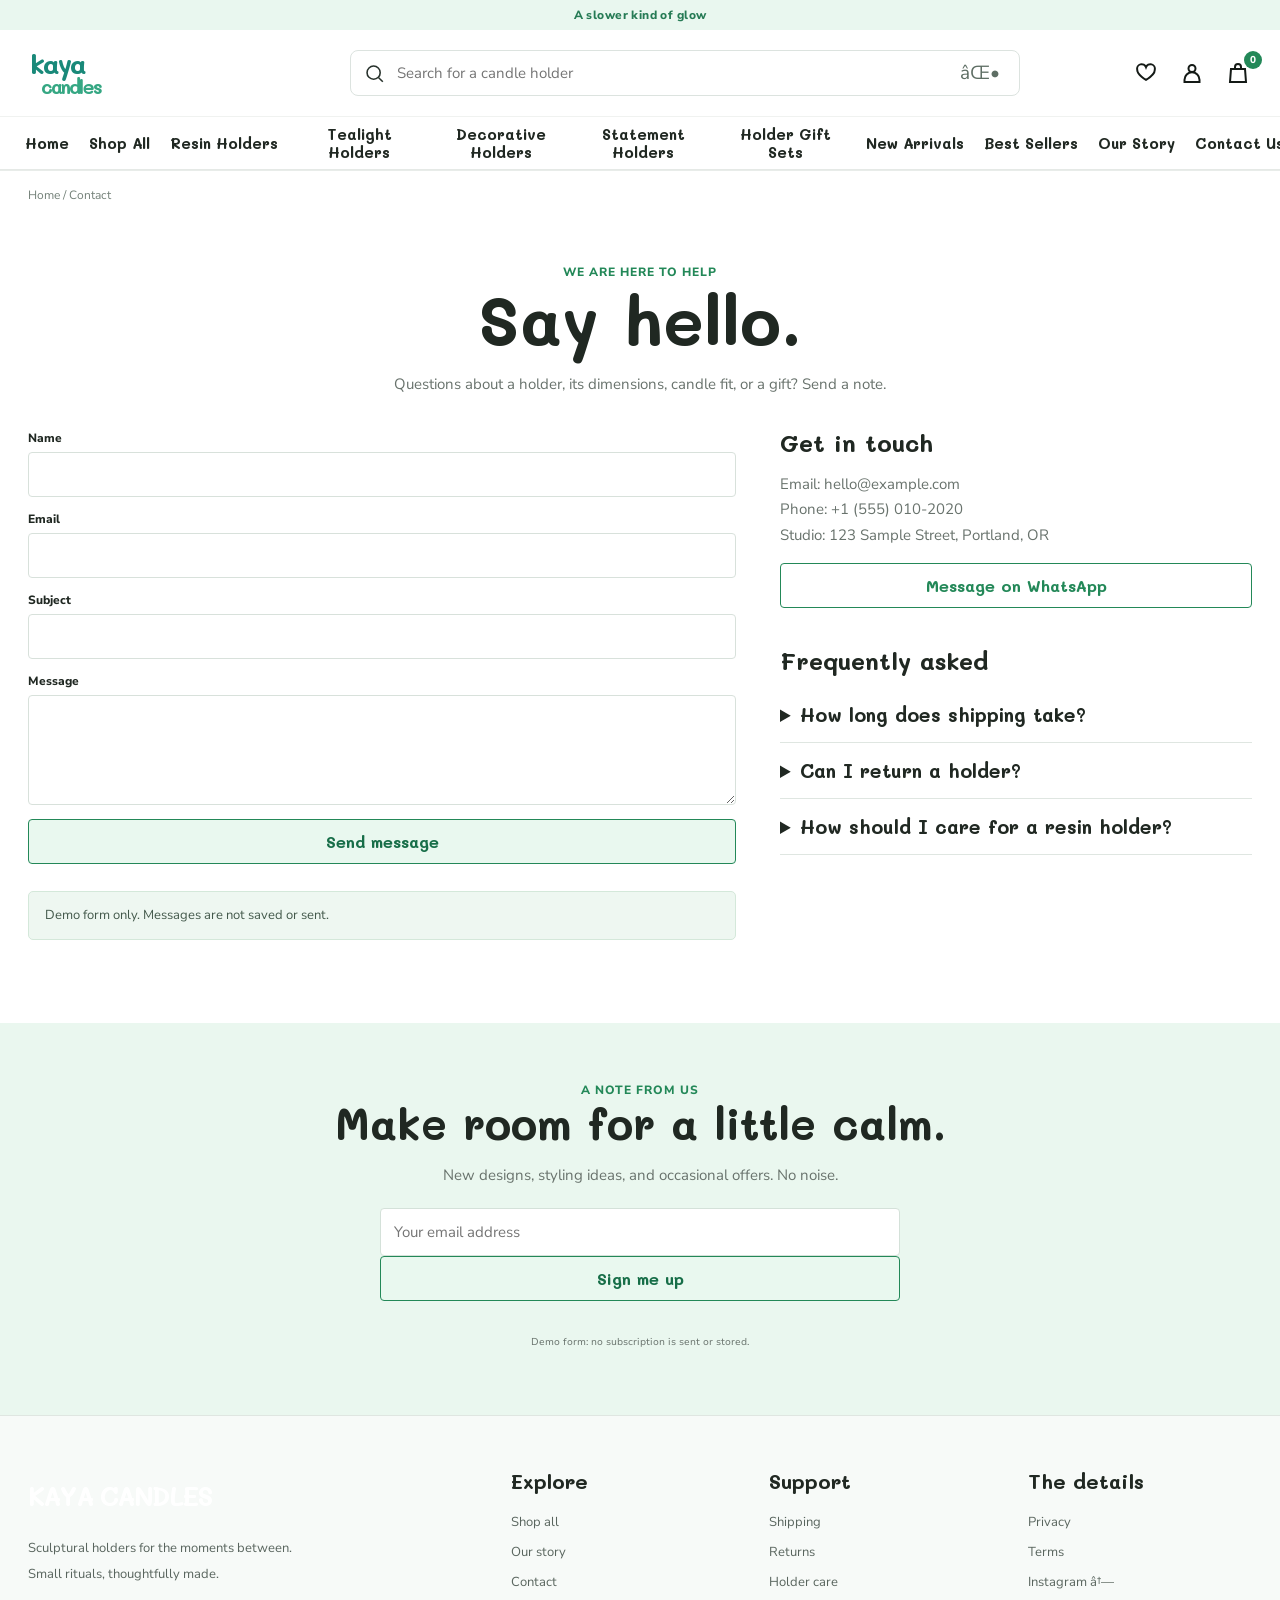
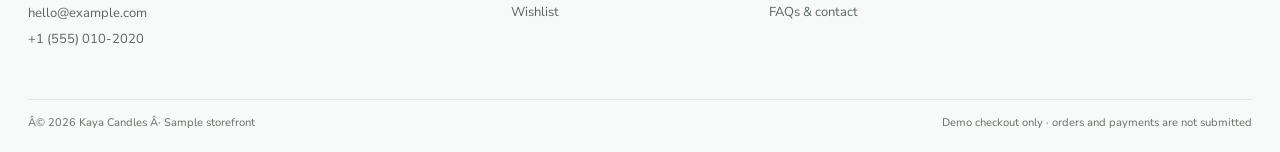
<file: contact.html>
﻿<!doctype html>
<html lang="en">
  <head>
    <meta charset="utf-8">
    <meta name="viewport" content="width=device-width,initial-scale=1">
    <meta name="description" content="Sculptural resin candle holders for thoughtful spaces.">
    <title>
      Contact | Kaya Candles
    </title>
    <link rel="preconnect" href="https://fonts.googleapis.com">
    <link href="https://fonts.googleapis.com/css2?family=Mali:wght@500;600;700&family=Nunito+Sans:wght@400;600;700;800;900&display=swap" rel="stylesheet">
    <link rel="stylesheet" href="./css/style.css">
  </head>
  <body data-page="contact">
    <div class="announcement">
      A slower kind of glow
    </div>
    <header class="header">
      <div class="topbar">
        <button class="mobile-toggle" aria-label="Open menu" aria-expanded="false">
          â˜°
        </button>
        <a class="brand" href="index.html">
          kaya
          <span>
            candles
          </span>
        </a>
        <form class="site-search" data-top-search role="search">
          <svg viewBox="0 0 24 24" aria-hidden="true">
            <circle cx="11" cy="11" r="7.5" fill="none" stroke="currentColor" stroke-width="1.8"/>
            <path d="m16.5 16.5 5 5" fill="none" stroke="currentColor" stroke-width="1.8"/>
          </svg>
          <input type="search" name="q" placeholder="Search for a candle holder" aria-label="Search for a candle holder">
          <button aria-label="Search" type="submit">
            âŒ•
          </button>
        </form>
        <div class="top-actions">
          <button type="button" data-search-toggle aria-label="Open search">
            <svg viewBox="0 0 24 24" aria-hidden="true">
              <circle cx="11" cy="11" r="7.5" fill="none" stroke="currentColor" stroke-width="1.8"/>
              <path d="m16.5 16.5 5 5" fill="none" stroke="currentColor" stroke-width="1.8"/>
            </svg>
          </button>
          <a href="wishlist.html" aria-label="Wishlist">
            <svg viewBox="0 0 24 24" aria-hidden="true">
              <path d="M20.8 8.8c0 5-8.8 10.1-8.8 10.1S3.2 13.8 3.2 8.8A4.6 4.6 0 0 1 12 6.2a4.6 4.6 0 0 1 8.8 2.6Z"/>
            </svg>
          </a>
          <a href="contact.html" aria-label="Account">
            <svg viewBox="0 0 24 24" aria-hidden="true">
              <circle cx="12" cy="7.5" r="3.5"/>
              <path d="M4.5 21v-2.2a7.5 7.5 0 0 1 15 0V21z"/>
            </svg>
          </a>
          <a href="cart.html" aria-label="Shopping bag">
            <svg viewBox="0 0 24 24" aria-hidden="true">
              <path d="M5 8h14l1 13H4L5 8z"/>
              <path d="M9 9V6a3 3 0 0 1 6 0v3"/>
            </svg>
            <span class="badge" data-cart-count>
              0
            </span>
          </a>
        </div>
      </div>
      <nav class="category-nav" aria-label="Main navigation">
        <div class="category-nav-inner">
          <a href="index.html">
            Home
          </a>
          <a href="shop.html">
            Shop All
          </a>
          <a href="shop.html?category=resin-holders">
            Resin Holders
          </a>
          <a href="shop.html?category=tealight-holders">
            Tealight Holders
          </a>
          <a href="shop.html?category=decorative-holders">
            Decorative Holders
          </a>
          <a href="shop.html?category=luxury-holders">
            Statement Holders
          </a>
          <a href="shop.html?category=gift-sets">
            Holder Gift Sets
          </a>
          <a href="shop.html?sort=new">
            New Arrivals
          </a>
          <a href="shop.html?sort=popular">
            Best Sellers
          </a>
          <a href="about.html">
            Our Story
          </a>
          <a href="contact.html">
            Contact Us
          </a>
        </div>
      </nav>
      <div class="mobile-links">
        <a href="index.html">
          Home
        </a>
        <a href="shop.html">
          Shop All
        </a>
        <a href="shop.html?category=resin-holders">
          Resin Holders
        </a>
        <a href="shop.html?category=tealight-holders">
          Tealight Holders
        </a>
        <a href="shop.html?category=decorative-holders">
          Decorative Holders
        </a>
        <a href="shop.html?category=luxury-holders">
          Statement Holders
        </a>
        <a href="shop.html?category=gift-sets">
          Holder Gift Sets
        </a>
        <a href="about.html">
          Our Story
        </a>
        <a href="contact.html">
          Contact Us
        </a>
        <a href="wishlist.html">
          Wishlist
        </a>
      </div>
    </header>
    <div class="crumb">
      <a href="index.html">
        Home
      </a>
      / Contact
    </div>
    <main id="pageContent" class="section" style="padding-top:42px">
    </main>
    <section class="newsletter">
      <span class="eyebrow">
        A note from us
      </span>
      <h2>
        Make room for a little calm.
      </h2>
      <p class="body-copy">
        New designs, styling ideas, and occasional offers. No noise.
      </p>
      <form data-newsletter>
        <input type="email" required placeholder="Your email address" aria-label="Your email address">
        <button class="button">
          Sign me up
        </button>
        <small data-status style="display:block;width:100%;padding:12px">
        </small>
      </form>
      <p style="font-size:10px;color:var(--muted)">
        Demo form: no subscription is sent or stored.
      </p>
    </section>
    <footer class="footer">
      <div class="footer-grid">
        <div>
          <a class="brand" href="index.html" style="color:white;text-align:left">
            KAYA CANDLES
          </a>
          <p>
            Sculptural holders for the moments between.
            <br>
            Small rituals, thoughtfully made.
          </p>
          <p>
            hello@example.com
            <br>
            +1 (555) 010-2020
          </p>
        </div>
        <div class="footer-links">
          <h3>
            Explore
          </h3>
          <a href="shop.html">
            Shop all
          </a>
          <a href="about.html">
            Our story
          </a>
          <a href="contact.html">
            Contact
          </a>
          <a href="wishlist.html">
            Wishlist
          </a>
        </div>
        <div class="footer-links">
          <h3>
            Support
          </h3>
          <a href="shipping-policy.html">
            Shipping
          </a>
          <a href="return-policy.html">
            Returns
          </a>
          <a href="candle-care.html">
            Holder care
          </a>
          <a href="contact.html">
            FAQs & contact
          </a>
        </div>
        <div class="footer-links">
          <h3>
            The details
          </h3>
          <a href="privacy-policy.html">
            Privacy
          </a>
          <a href="terms.html">
            Terms
          </a>
          <a href="https://instagram.com" target="_blank" rel="noopener">
            Instagram â†—
          </a>
        </div>
      </div>
      <div class="footer-bottom">
        <span>
          Â© 2026 Kaya Candles Â· Sample storefront
        </span>
        <span>
          Demo checkout only · orders and payments are not submitted
        </span>
      </div>
    </footer>
    <div class="toast" role="status" aria-live="polite">
    </div>
    <button id="backTop" aria-label="Back to top">
      â†‘
    </button>
    <script type="module" src="js/app.js">
    </script>
  </body>
</html>
</file>
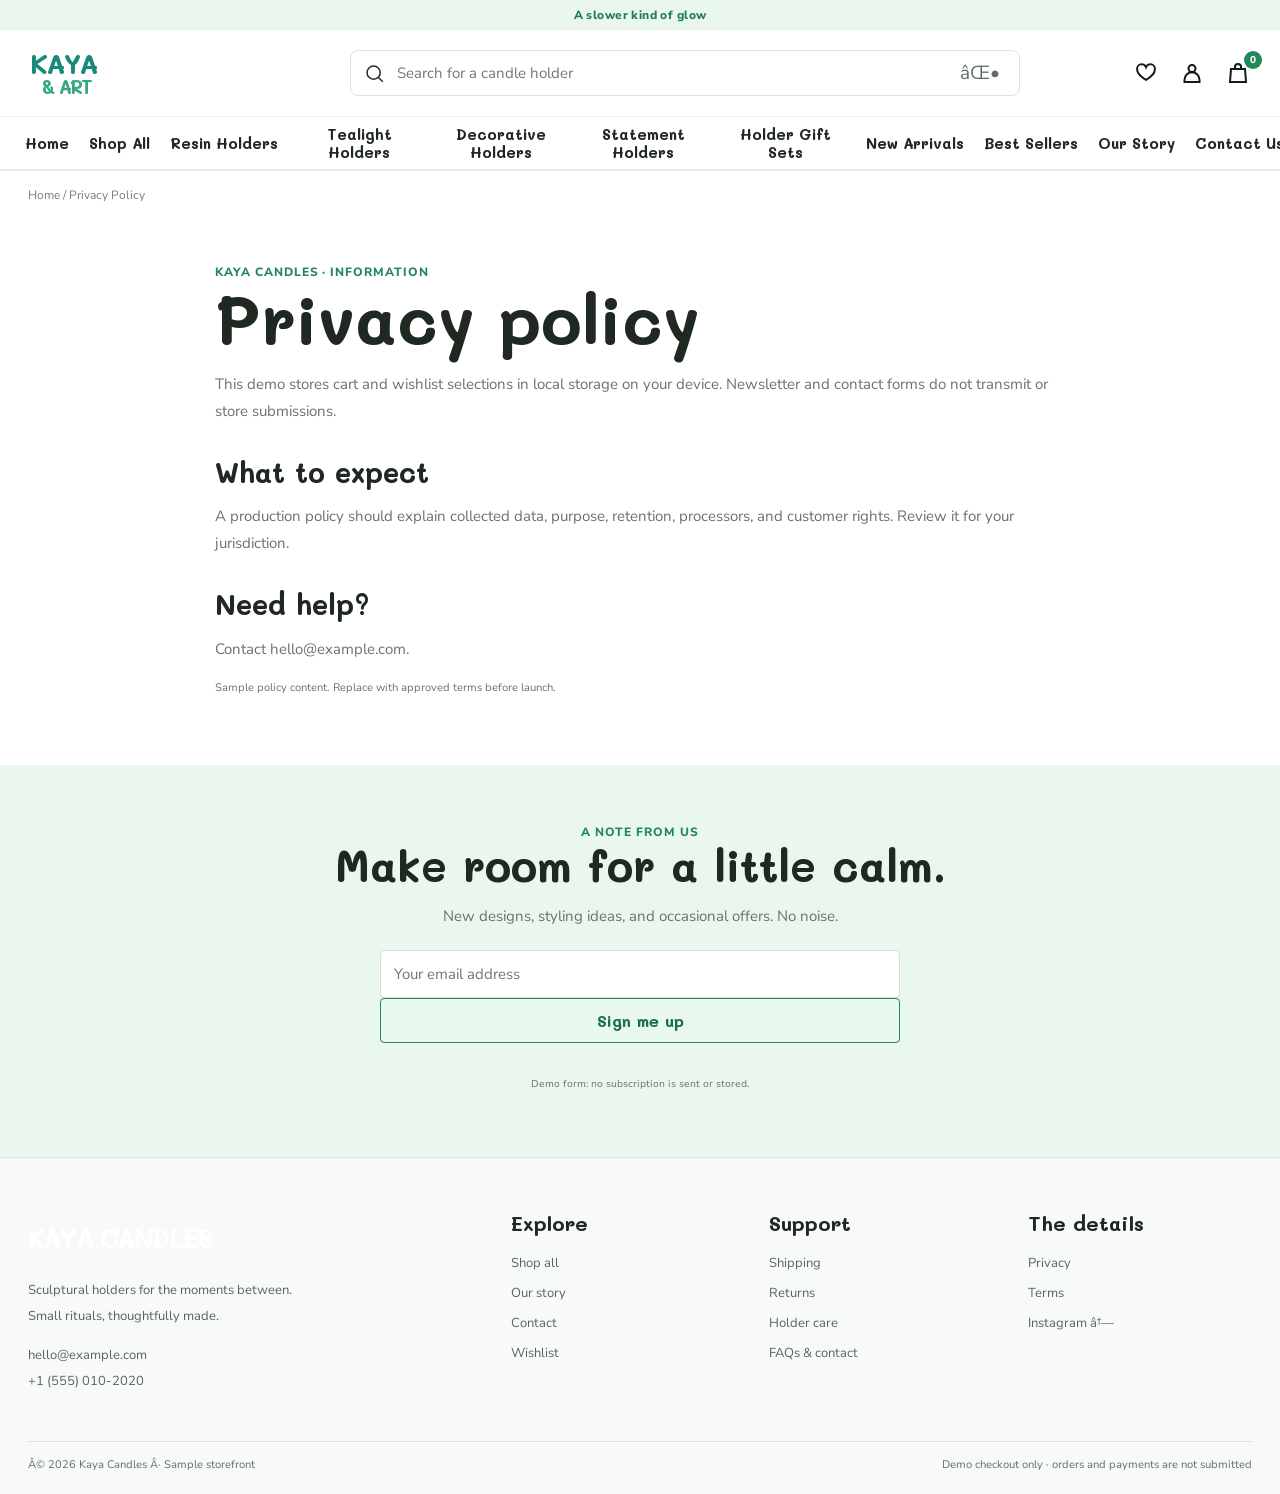
<file: privacy-policy.html>
﻿<!doctype html>
<html lang="en">
  <head>
    <meta charset="utf-8">
    <meta name="viewport" content="width=device-width,initial-scale=1">
    <meta name="description" content="Sculptural resin candle holders for thoughtful spaces.">
    <title>
      Privacy Policy | Kaya Candles
    </title>
    <link rel="preconnect" href="https://fonts.googleapis.com">
    <link href="https://fonts.googleapis.com/css2?family=Mali:wght@500;600;700&family=Nunito+Sans:wght@400;600;700;800;900&display=swap" rel="stylesheet">
    <link rel="stylesheet" href="./css/style.css">
  </head>
  <body data-page="privacy-policy">
    <div class="announcement">
      A slower kind of glow 
    </div>
    <header class="header">
      <div class="topbar">
        <button class="mobile-toggle" aria-label="Open menu" aria-expanded="false">
          â˜°
        </button>
        <a class="brand" href="index.html">
          KAYA
          <span>
            & ART
          </span>
        </a>
        <form class="site-search" data-top-search role="search">
          <svg viewBox="0 0 24 24" aria-hidden="true">
            <circle cx="11" cy="11" r="7.5" fill="none" stroke="currentColor" stroke-width="1.8"/>
            <path d="m16.5 16.5 5 5" fill="none" stroke="currentColor" stroke-width="1.8"/>
          </svg>
          <input type="search" name="q" placeholder="Search for a candle holder" aria-label="Search for a candle holder">
          <button aria-label="Search" type="submit">
            âŒ•
          </button>
        </form>
        <div class="top-actions">
          <button type="button" data-search-toggle aria-label="Open search">
            <svg viewBox="0 0 24 24" aria-hidden="true">
              <circle cx="11" cy="11" r="7.5" fill="none" stroke="currentColor" stroke-width="1.8"/>
              <path d="m16.5 16.5 5 5" fill="none" stroke="currentColor" stroke-width="1.8"/>
            </svg>
          </button>
          <a href="wishlist.html" aria-label="Wishlist">
            <svg viewBox="0 0 24 24" aria-hidden="true">
              <path d="M20.8 8.8c0 5-8.8 10.1-8.8 10.1S3.2 13.8 3.2 8.8A4.6 4.6 0 0 1 12 6.2a4.6 4.6 0 0 1 8.8 2.6Z"/>
            </svg>
          </a>
          <a href="contact.html" aria-label="Account">
            <svg viewBox="0 0 24 24" aria-hidden="true">
              <circle cx="12" cy="7.5" r="3.5"/>
              <path d="M4.5 21v-2.2a7.5 7.5 0 0 1 15 0V21z"/>
            </svg>
          </a>
          <a href="cart.html" aria-label="Shopping bag">
            <svg viewBox="0 0 24 24" aria-hidden="true">
              <path d="M5 8h14l1 13H4L5 8z"/>
              <path d="M9 9V6a3 3 0 0 1 6 0v3"/>
            </svg>
            <span class="badge" data-cart-count>
              0
            </span>
          </a>
        </div>
      </div>
      <nav class="category-nav" aria-label="Main navigation">
        <div class="category-nav-inner">
          <a href="index.html">
            Home
          </a>
          <a href="shop.html">
            Shop All
          </a>
          <a href="shop.html?category=resin-holders">
            Resin Holders
          </a>
          <a href="shop.html?category=tealight-holders">
            Tealight Holders
          </a>
          <a href="shop.html?category=decorative-holders">
            Decorative Holders
          </a>
          <a href="shop.html?category=luxury-holders">
            Statement Holders
          </a>
          <a href="shop.html?category=gift-sets">
            Holder Gift Sets
          </a>
          <a href="shop.html?sort=new">
            New Arrivals
          </a>
          <a href="shop.html?sort=popular">
            Best Sellers
          </a>
          <a href="about.html">
            Our Story
          </a>
          <a href="contact.html">
            Contact Us
          </a>
        </div>
      </nav>
      <div class="mobile-links">
        <a href="index.html">
          Home
        </a>
        <a href="shop.html">
          Shop All
        </a>
        <a href="shop.html?category=resin-holders">
          Resin Holders
        </a>
        <a href="shop.html?category=tealight-holders">
          Tealight Holders
        </a>
        <a href="shop.html?category=decorative-holders">
          Decorative Holders
        </a>
        <a href="shop.html?category=luxury-holders">
          Statement Holders
        </a>
        <a href="shop.html?category=gift-sets">
          Holder Gift Sets
        </a>
        <a href="about.html">
          Our Story
        </a>
        <a href="contact.html">
          Contact Us
        </a>
        <a href="wishlist.html">
          Wishlist
        </a>
      </div>
    </header>
    <div class="crumb">
      <a href="index.html">
        Home
      </a>
      / Privacy Policy
    </div>
    <main id="pageContent" class="section" style="padding-top:42px">
    </main>
    <section class="newsletter">
      <span class="eyebrow">
        A note from us
      </span>
      <h2>
        Make room for a little calm.
      </h2>
      <p class="body-copy">
        New designs, styling ideas, and occasional offers. No noise.
      </p>
      <form data-newsletter>
        <input type="email" required placeholder="Your email address" aria-label="Your email address">
        <button class="button">
          Sign me up
        </button>
        <small data-status style="display:block;width:100%;padding:12px">
        </small>
      </form>
      <p style="font-size:10px;color:var(--muted)">
        Demo form: no subscription is sent or stored.
      </p>
    </section>
    <footer class="footer">
      <div class="footer-grid">
        <div>
          <a class="brand" href="index.html" style="color:white;text-align:left">
            KAYA CANDLES
          </a>
          <p>
            Sculptural holders for the moments between.
            <br>
            Small rituals, thoughtfully made.
          </p>
          <p>
            hello@example.com
            <br>
            +1 (555) 010-2020
          </p>
        </div>
        <div class="footer-links">
          <h3>
            Explore
          </h3>
          <a href="shop.html">
            Shop all
          </a>
          <a href="about.html">
            Our story
          </a>
          <a href="contact.html">
            Contact
          </a>
          <a href="wishlist.html">
            Wishlist
          </a>
        </div>
        <div class="footer-links">
          <h3>
            Support
          </h3>
          <a href="shipping-policy.html">
            Shipping
          </a>
          <a href="return-policy.html">
            Returns
          </a>
          <a href="candle-care.html">
            Holder care
          </a>
          <a href="contact.html">
            FAQs & contact
          </a>
        </div>
        <div class="footer-links">
          <h3>
            The details
          </h3>
          <a href="privacy-policy.html">
            Privacy
          </a>
          <a href="terms.html">
            Terms
          </a>
          <a href="https://instagram.com" target="_blank" rel="noopener">
            Instagram â†—
          </a>
        </div>
      </div>
      <div class="footer-bottom">
        <span>
          Â© 2026 Kaya Candles Â· Sample storefront
        </span>
        <span>
          Demo checkout only · orders and payments are not submitted
        </span>
      </div>
    </footer>
    <div class="toast" role="status" aria-live="polite">
    </div>
    <button id="backTop" aria-label="Back to top">
      â†‘
    </button>
    <script type="module" src="js/app.js">
    </script>
  </body>
</html>
</file>
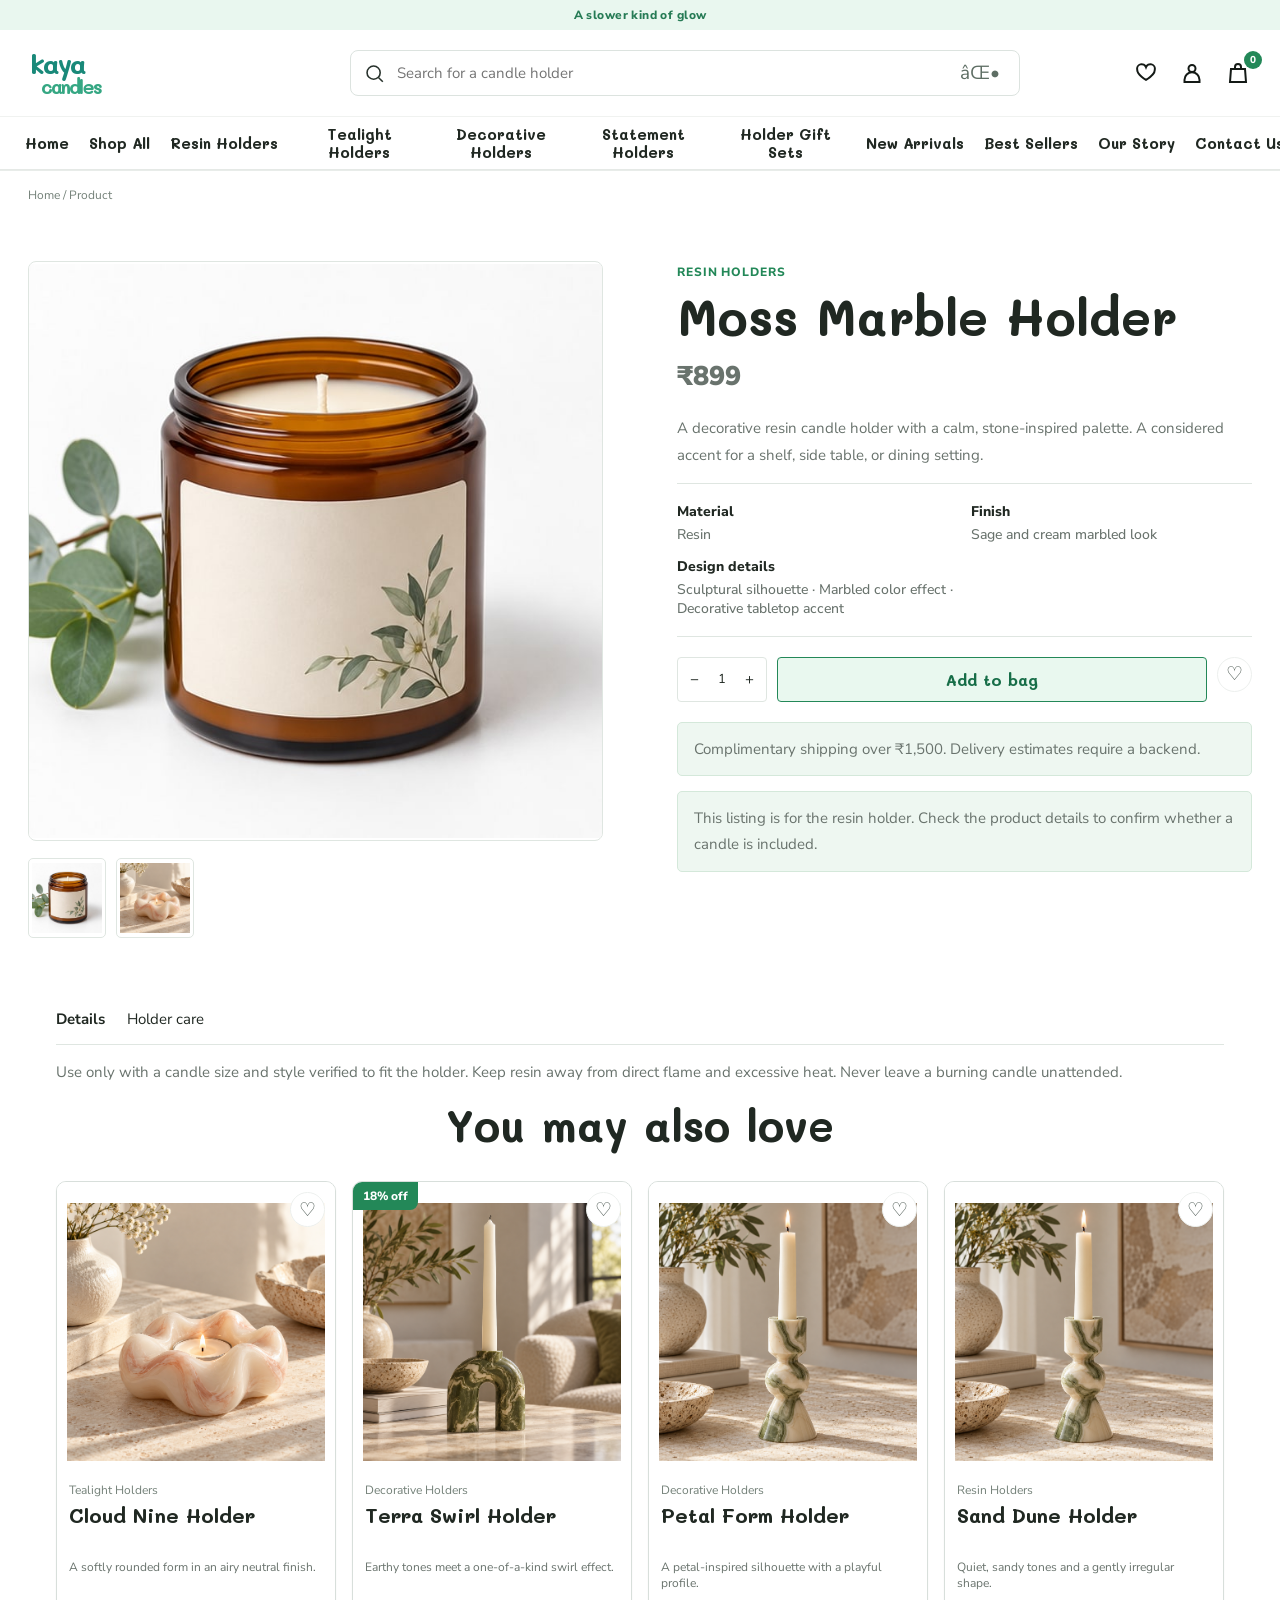
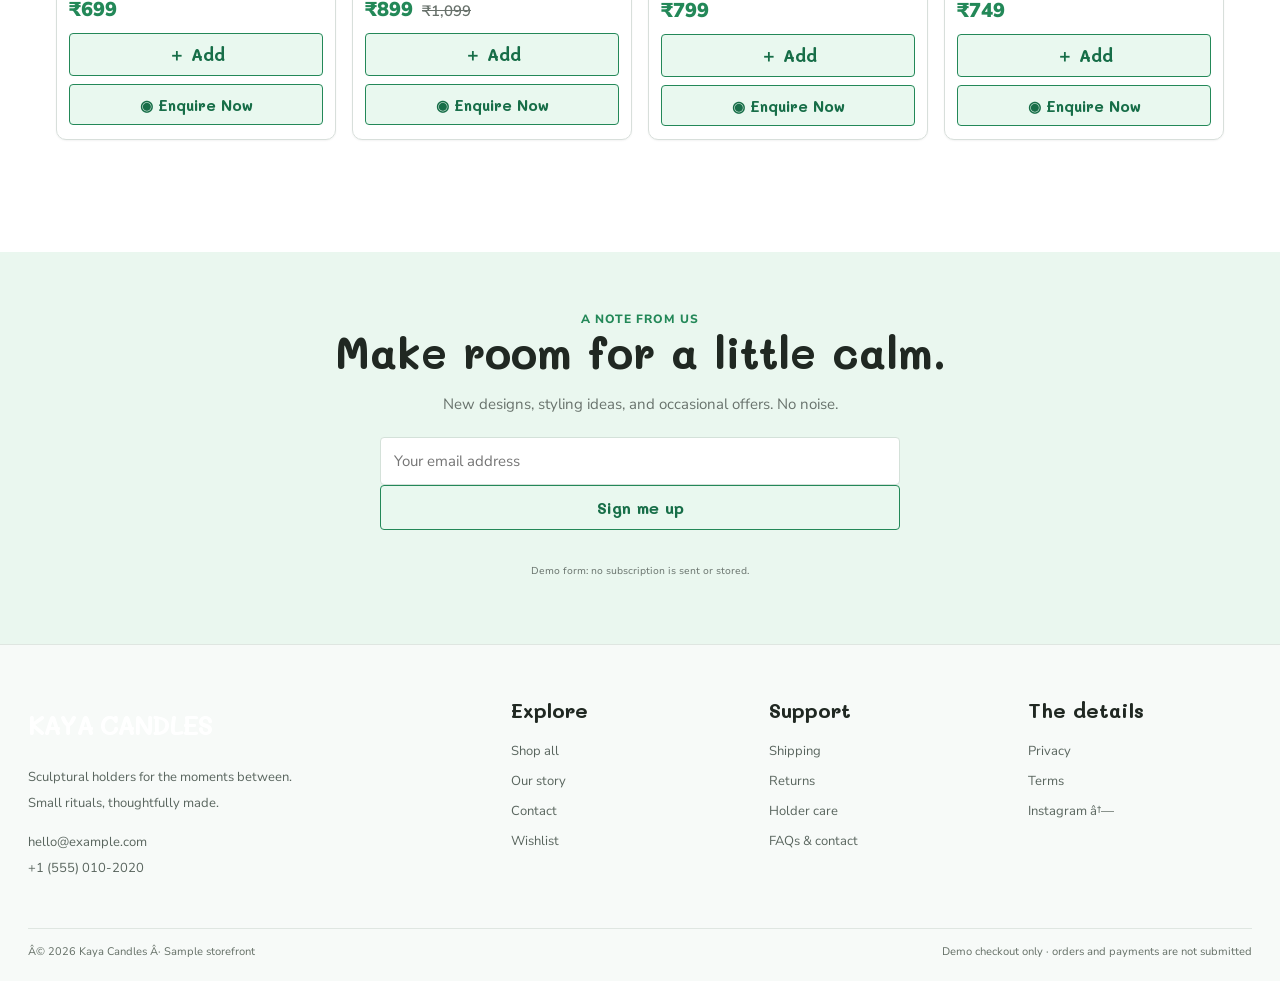
<file: product.html>
﻿<!doctype html>
<html lang="en">
  <head>
    <meta charset="utf-8">
    <meta name="viewport" content="width=device-width,initial-scale=1">
    <meta name="description" content="Sculptural resin candle holders for thoughtful spaces.">
    <title>
      Product | Kaya Candles
    </title>
    <link rel="preconnect" href="https://fonts.googleapis.com">
    <link href="https://fonts.googleapis.com/css2?family=Mali:wght@500;600;700&family=Nunito+Sans:wght@400;600;700;800;900&display=swap" rel="stylesheet">
    <link rel="stylesheet" href="./css/style.css">
  </head>
  <body data-page="product">
    <div class="announcement">
      A slower kind of glow
    </div>
    <header class="header">
      <div class="topbar">
        <button class="mobile-toggle" aria-label="Open menu" aria-expanded="false">
          â˜°
        </button>
        <a class="brand" href="index.html">
          kaya
          <span>
            candles
          </span>
        </a>
        <form class="site-search" data-top-search role="search">
          <svg viewBox="0 0 24 24" aria-hidden="true">
            <circle cx="11" cy="11" r="7.5" fill="none" stroke="currentColor" stroke-width="1.8"/>
            <path d="m16.5 16.5 5 5" fill="none" stroke="currentColor" stroke-width="1.8"/>
          </svg>
          <input type="search" name="q" placeholder="Search for a candle holder" aria-label="Search for a candle holder">
          <button aria-label="Search" type="submit">
            âŒ•
          </button>
        </form>
        <div class="top-actions">
          <button type="button" data-search-toggle aria-label="Open search">
            <svg viewBox="0 0 24 24" aria-hidden="true">
              <circle cx="11" cy="11" r="7.5" fill="none" stroke="currentColor" stroke-width="1.8"/>
              <path d="m16.5 16.5 5 5" fill="none" stroke="currentColor" stroke-width="1.8"/>
            </svg>
          </button>
          <a href="wishlist.html" aria-label="Wishlist">
            <svg viewBox="0 0 24 24" aria-hidden="true">
              <path d="M20.8 8.8c0 5-8.8 10.1-8.8 10.1S3.2 13.8 3.2 8.8A4.6 4.6 0 0 1 12 6.2a4.6 4.6 0 0 1 8.8 2.6Z"/>
            </svg>
          </a>
          <a href="contact.html" aria-label="Account">
            <svg viewBox="0 0 24 24" aria-hidden="true">
              <circle cx="12" cy="7.5" r="3.5"/>
              <path d="M4.5 21v-2.2a7.5 7.5 0 0 1 15 0V21z"/>
            </svg>
          </a>
          <a href="cart.html" aria-label="Shopping bag">
            <svg viewBox="0 0 24 24" aria-hidden="true">
              <path d="M5 8h14l1 13H4L5 8z"/>
              <path d="M9 9V6a3 3 0 0 1 6 0v3"/>
            </svg>
            <span class="badge" data-cart-count>
              0
            </span>
          </a>
        </div>
      </div>
      <nav class="category-nav" aria-label="Main navigation">
        <div class="category-nav-inner">
          <a href="index.html">
            Home
          </a>
          <a href="shop.html">
            Shop All
          </a>
          <a href="shop.html?category=resin-holders">
            Resin Holders
          </a>
          <a href="shop.html?category=tealight-holders">
            Tealight Holders
          </a>
          <a href="shop.html?category=decorative-holders">
            Decorative Holders
          </a>
          <a href="shop.html?category=luxury-holders">
            Statement Holders
          </a>
          <a href="shop.html?category=gift-sets">
            Holder Gift Sets
          </a>
          <a href="shop.html?sort=new">
            New Arrivals
          </a>
          <a href="shop.html?sort=popular">
            Best Sellers
          </a>
          <a href="about.html">
            Our Story
          </a>
          <a href="contact.html">
            Contact Us
          </a>
        </div>
      </nav>
      <div class="mobile-links">
        <a href="index.html">
          Home
        </a>
        <a href="shop.html">
          Shop All
        </a>
        <a href="shop.html?category=resin-holders">
          Resin Holders
        </a>
        <a href="shop.html?category=tealight-holders">
          Tealight Holders
        </a>
        <a href="shop.html?category=decorative-holders">
          Decorative Holders
        </a>
        <a href="shop.html?category=luxury-holders">
          Statement Holders
        </a>
        <a href="shop.html?category=gift-sets">
          Holder Gift Sets
        </a>
        <a href="about.html">
          Our Story
        </a>
        <a href="contact.html">
          Contact Us
        </a>
        <a href="wishlist.html">
          Wishlist
        </a>
      </div>
    </header>
    <div class="crumb">
      <a href="index.html">
        Home
      </a>
      / Product
    </div>
    <main id="pageContent" class="section" style="padding-top:42px">
    </main>
    <section class="newsletter">
      <span class="eyebrow">
        A note from us
      </span>
      <h2>
        Make room for a little calm.
      </h2>
      <p class="body-copy">
        New designs, styling ideas, and occasional offers. No noise.
      </p>
      <form data-newsletter>
        <input type="email" required placeholder="Your email address" aria-label="Your email address">
        <button class="button">
          Sign me up
        </button>
        <small data-status style="display:block;width:100%;padding:12px">
        </small>
      </form>
      <p style="font-size:10px;color:var(--muted)">
        Demo form: no subscription is sent or stored.
      </p>
    </section>
    <footer class="footer">
      <div class="footer-grid">
        <div>
          <a class="brand" href="index.html" style="color:white;text-align:left">
            KAYA CANDLES
          </a>
          <p>
            Sculptural holders for the moments between.
            <br>
            Small rituals, thoughtfully made.
          </p>
          <p>
            hello@example.com
            <br>
            +1 (555) 010-2020
          </p>
        </div>
        <div class="footer-links">
          <h3>
            Explore
          </h3>
          <a href="shop.html">
            Shop all
          </a>
          <a href="about.html">
            Our story
          </a>
          <a href="contact.html">
            Contact
          </a>
          <a href="wishlist.html">
            Wishlist
          </a>
        </div>
        <div class="footer-links">
          <h3>
            Support
          </h3>
          <a href="shipping-policy.html">
            Shipping
          </a>
          <a href="return-policy.html">
            Returns
          </a>
          <a href="candle-care.html">
            Holder care
          </a>
          <a href="contact.html">
            FAQs & contact
          </a>
        </div>
        <div class="footer-links">
          <h3>
            The details
          </h3>
          <a href="privacy-policy.html">
            Privacy
          </a>
          <a href="terms.html">
            Terms
          </a>
          <a href="https://instagram.com" target="_blank" rel="noopener">
            Instagram â†—
          </a>
        </div>
      </div>
      <div class="footer-bottom">
        <span>
          Â© 2026 Kaya Candles Â· Sample storefront
        </span>
        <span>
          Demo checkout only · orders and payments are not submitted
        </span>
      </div>
    </footer>
    <div class="toast" role="status" aria-live="polite">
    </div>
    <button id="backTop" aria-label="Back to top">
      â†‘
    </button>
    <script type="module" src="js/app.js">
    </script>
  </body>
</html>
</file>
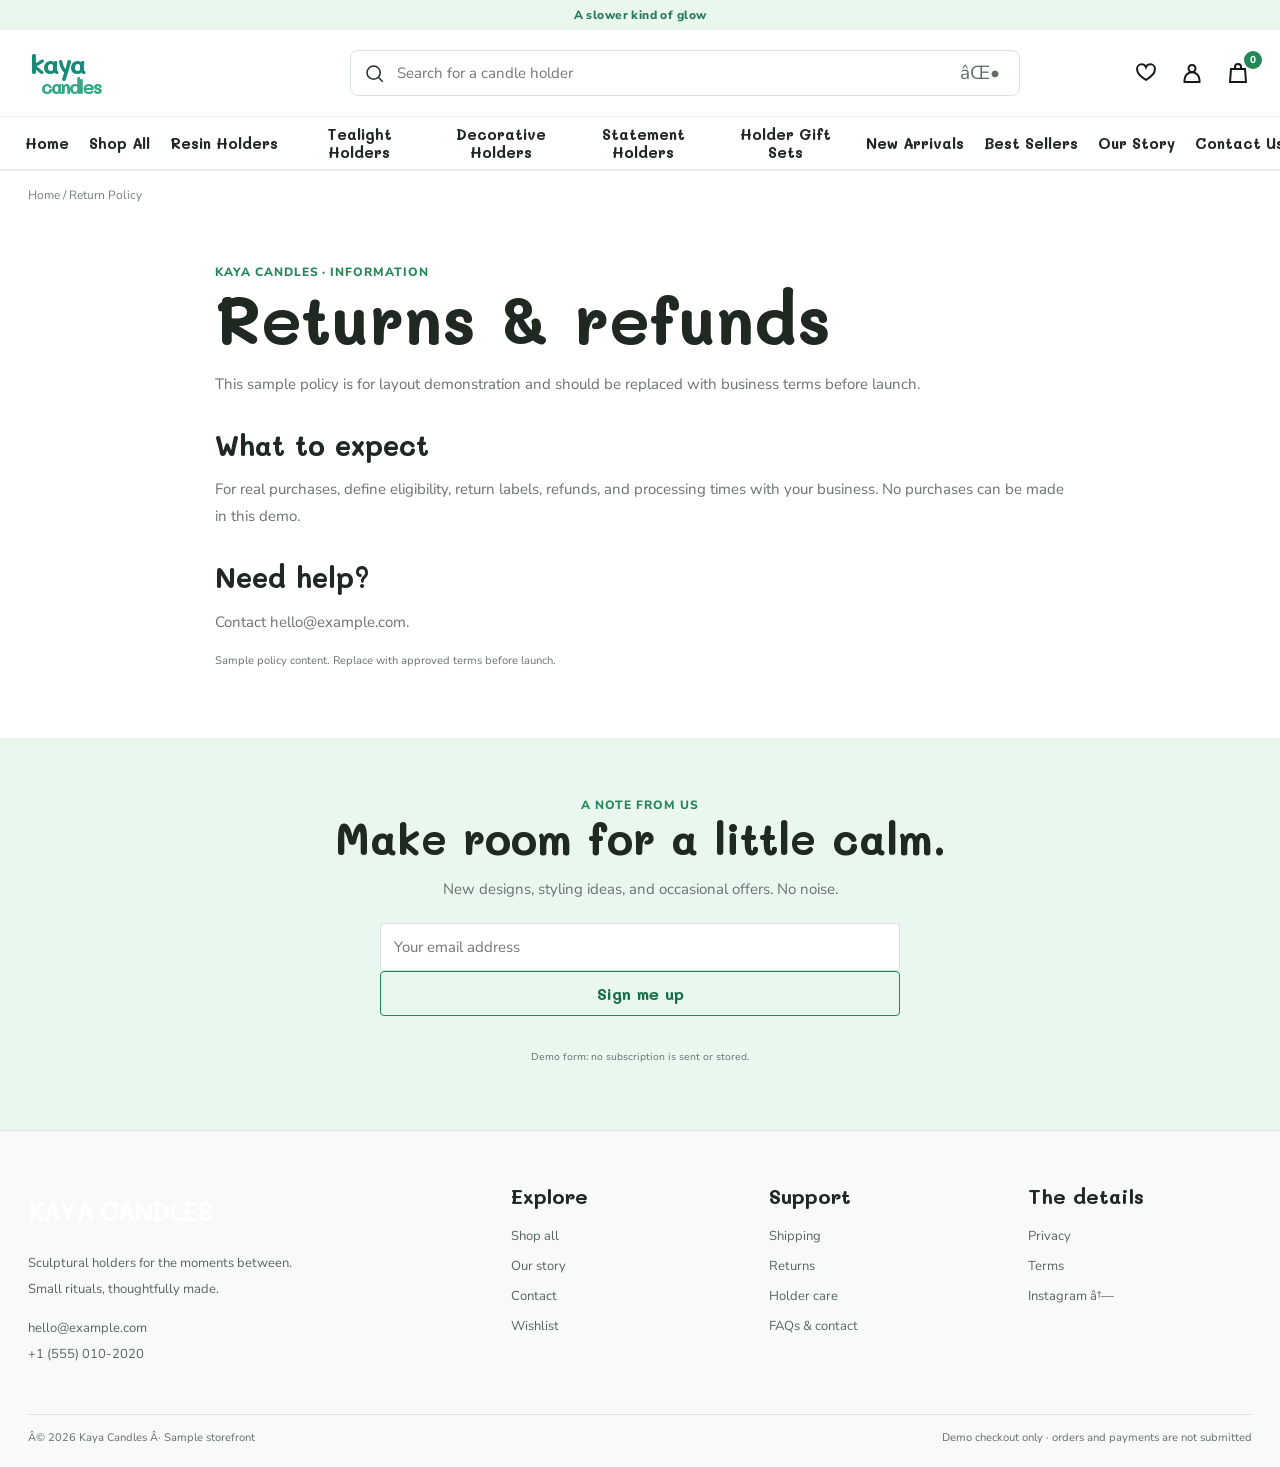
<file: return-policy.html>
﻿<!doctype html>
<html lang="en">
  <head>
    <meta charset="utf-8">
    <meta name="viewport" content="width=device-width,initial-scale=1">
    <meta name="description" content="Sculptural resin candle holders for thoughtful spaces.">
    <title>
      Return Policy | Kaya Candles
    </title>
    <link rel="preconnect" href="https://fonts.googleapis.com">
    <link href="https://fonts.googleapis.com/css2?family=Mali:wght@500;600;700&family=Nunito+Sans:wght@400;600;700;800;900&display=swap" rel="stylesheet">
    <link rel="stylesheet" href="./css/style.css">
  </head>
  <body data-page="return-policy">
    <div class="announcement">
      A slower kind of glow
    </div>
    <header class="header">
      <div class="topbar">
        <button class="mobile-toggle" aria-label="Open menu" aria-expanded="false">
          â˜°
        </button>
        <a class="brand" href="index.html">
          kaya
          <span>
            candles
          </span>
        </a>
        <form class="site-search" data-top-search role="search">
          <svg viewBox="0 0 24 24" aria-hidden="true">
            <circle cx="11" cy="11" r="7.5" fill="none" stroke="currentColor" stroke-width="1.8"/>
            <path d="m16.5 16.5 5 5" fill="none" stroke="currentColor" stroke-width="1.8"/>
          </svg>
          <input type="search" name="q" placeholder="Search for a candle holder" aria-label="Search for a candle holder">
          <button aria-label="Search" type="submit">
            âŒ•
          </button>
        </form>
        <div class="top-actions">
          <button type="button" data-search-toggle aria-label="Open search">
            <svg viewBox="0 0 24 24" aria-hidden="true">
              <circle cx="11" cy="11" r="7.5" fill="none" stroke="currentColor" stroke-width="1.8"/>
              <path d="m16.5 16.5 5 5" fill="none" stroke="currentColor" stroke-width="1.8"/>
            </svg>
          </button>
          <a href="wishlist.html" aria-label="Wishlist">
            <svg viewBox="0 0 24 24" aria-hidden="true">
              <path d="M20.8 8.8c0 5-8.8 10.1-8.8 10.1S3.2 13.8 3.2 8.8A4.6 4.6 0 0 1 12 6.2a4.6 4.6 0 0 1 8.8 2.6Z"/>
            </svg>
          </a>
          <a href="contact.html" aria-label="Account">
            <svg viewBox="0 0 24 24" aria-hidden="true">
              <circle cx="12" cy="7.5" r="3.5"/>
              <path d="M4.5 21v-2.2a7.5 7.5 0 0 1 15 0V21z"/>
            </svg>
          </a>
          <a href="cart.html" aria-label="Shopping bag">
            <svg viewBox="0 0 24 24" aria-hidden="true">
              <path d="M5 8h14l1 13H4L5 8z"/>
              <path d="M9 9V6a3 3 0 0 1 6 0v3"/>
            </svg>
            <span class="badge" data-cart-count>
              0
            </span>
          </a>
        </div>
      </div>
      <nav class="category-nav" aria-label="Main navigation">
        <div class="category-nav-inner">
          <a href="index.html">
            Home
          </a>
          <a href="shop.html">
            Shop All
          </a>
          <a href="shop.html?category=resin-holders">
            Resin Holders
          </a>
          <a href="shop.html?category=tealight-holders">
            Tealight Holders
          </a>
          <a href="shop.html?category=decorative-holders">
            Decorative Holders
          </a>
          <a href="shop.html?category=luxury-holders">
            Statement Holders
          </a>
          <a href="shop.html?category=gift-sets">
            Holder Gift Sets
          </a>
          <a href="shop.html?sort=new">
            New Arrivals
          </a>
          <a href="shop.html?sort=popular">
            Best Sellers
          </a>
          <a href="about.html">
            Our Story
          </a>
          <a href="contact.html">
            Contact Us
          </a>
        </div>
      </nav>
      <div class="mobile-links">
        <a href="index.html">
          Home
        </a>
        <a href="shop.html">
          Shop All
        </a>
        <a href="shop.html?category=resin-holders">
          Resin Holders
        </a>
        <a href="shop.html?category=tealight-holders">
          Tealight Holders
        </a>
        <a href="shop.html?category=decorative-holders">
          Decorative Holders
        </a>
        <a href="shop.html?category=luxury-holders">
          Statement Holders
        </a>
        <a href="shop.html?category=gift-sets">
          Holder Gift Sets
        </a>
        <a href="about.html">
          Our Story
        </a>
        <a href="contact.html">
          Contact Us
        </a>
        <a href="wishlist.html">
          Wishlist
        </a>
      </div>
    </header>
    <div class="crumb">
      <a href="index.html">
        Home
      </a>
      / Return Policy
    </div>
    <main id="pageContent" class="section" style="padding-top:42px">
    </main>
    <section class="newsletter">
      <span class="eyebrow">
        A note from us
      </span>
      <h2>
        Make room for a little calm.
      </h2>
      <p class="body-copy">
        New designs, styling ideas, and occasional offers. No noise.
      </p>
      <form data-newsletter>
        <input type="email" required placeholder="Your email address" aria-label="Your email address">
        <button class="button">
          Sign me up
        </button>
        <small data-status style="display:block;width:100%;padding:12px">
        </small>
      </form>
      <p style="font-size:10px;color:var(--muted)">
        Demo form: no subscription is sent or stored.
      </p>
    </section>
    <footer class="footer">
      <div class="footer-grid">
        <div>
          <a class="brand" href="index.html" style="color:white;text-align:left">
            KAYA CANDLES
          </a>
          <p>
            Sculptural holders for the moments between.
            <br>
            Small rituals, thoughtfully made.
          </p>
          <p>
            hello@example.com
            <br>
            +1 (555) 010-2020
          </p>
        </div>
        <div class="footer-links">
          <h3>
            Explore
          </h3>
          <a href="shop.html">
            Shop all
          </a>
          <a href="about.html">
            Our story
          </a>
          <a href="contact.html">
            Contact
          </a>
          <a href="wishlist.html">
            Wishlist
          </a>
        </div>
        <div class="footer-links">
          <h3>
            Support
          </h3>
          <a href="shipping-policy.html">
            Shipping
          </a>
          <a href="return-policy.html">
            Returns
          </a>
          <a href="candle-care.html">
            Holder care
          </a>
          <a href="contact.html">
            FAQs & contact
          </a>
        </div>
        <div class="footer-links">
          <h3>
            The details
          </h3>
          <a href="privacy-policy.html">
            Privacy
          </a>
          <a href="terms.html">
            Terms
          </a>
          <a href="https://instagram.com" target="_blank" rel="noopener">
            Instagram â†—
          </a>
        </div>
      </div>
      <div class="footer-bottom">
        <span>
          Â© 2026 Kaya Candles Â· Sample storefront
        </span>
        <span>
          Demo checkout only · orders and payments are not submitted
        </span>
      </div>
    </footer>
    <div class="toast" role="status" aria-live="polite">
    </div>
    <button id="backTop" aria-label="Back to top">
      â†‘
    </button>
    <script type="module" src="js/app.js">
    </script>
  </body>
</html>
</file>
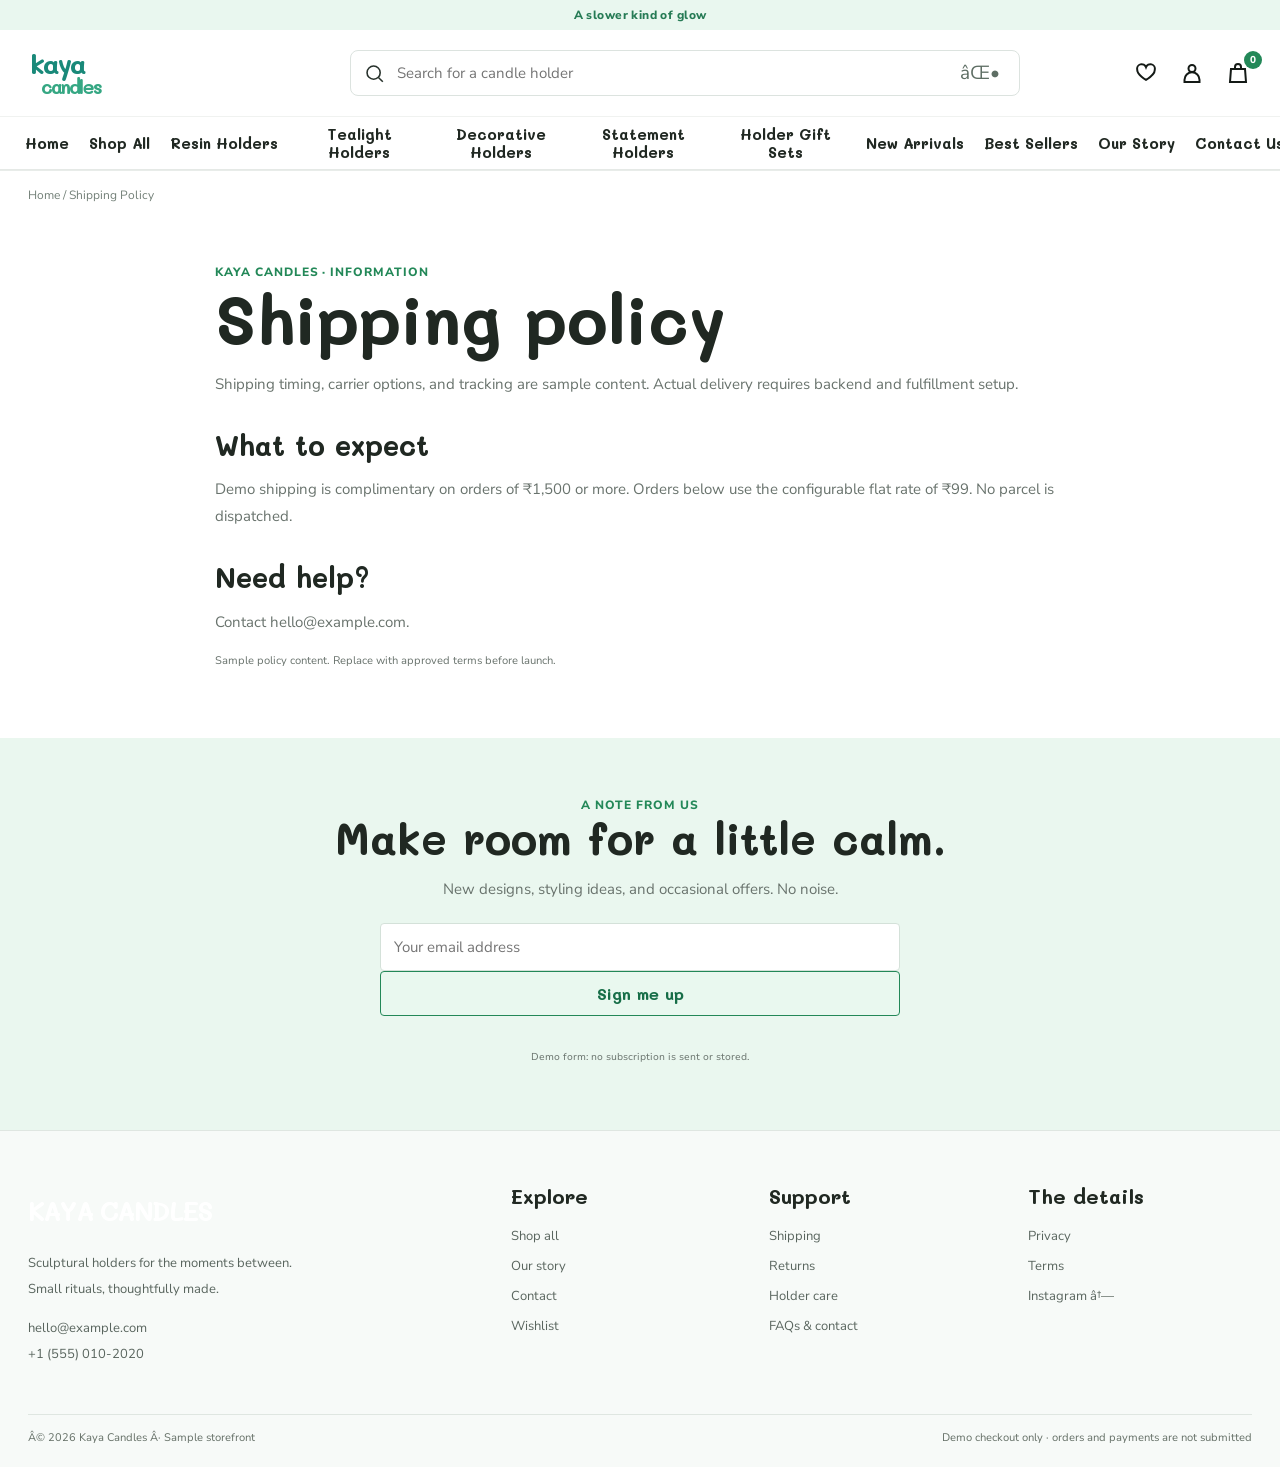
<file: shipping-policy.html>
﻿<!doctype html>
<html lang="en">
  <head>
    <meta charset="utf-8">
    <meta name="viewport" content="width=device-width,initial-scale=1">
    <meta name="description" content="Sculptural resin candle holders for thoughtful spaces.">
    <title>
      Shipping Policy | Kaya Candles
    </title>
    <link rel="preconnect" href="https://fonts.googleapis.com">
    <link href="https://fonts.googleapis.com/css2?family=Mali:wght@500;600;700&family=Nunito+Sans:wght@400;600;700;800;900&display=swap" rel="stylesheet">
    <link rel="stylesheet" href="./css/style.css">
  </head>
  <body data-page="shipping-policy">
    <div class="announcement">
      A slower kind of glow
    </div>
    <header class="header">
      <div class="topbar">
        <button class="mobile-toggle" aria-label="Open menu" aria-expanded="false">
          â˜°
        </button>
        <a class="brand" href="index.html">
          kaya
          <span>
            candles
          </span>
        </a>
        <form class="site-search" data-top-search role="search">
          <svg viewBox="0 0 24 24" aria-hidden="true">
            <circle cx="11" cy="11" r="7.5" fill="none" stroke="currentColor" stroke-width="1.8"/>
            <path d="m16.5 16.5 5 5" fill="none" stroke="currentColor" stroke-width="1.8"/>
          </svg>
          <input type="search" name="q" placeholder="Search for a candle holder" aria-label="Search for a candle holder">
          <button aria-label="Search" type="submit">
            âŒ•
          </button>
        </form>
        <div class="top-actions">
          <button type="button" data-search-toggle aria-label="Open search">
            <svg viewBox="0 0 24 24" aria-hidden="true">
              <circle cx="11" cy="11" r="7.5" fill="none" stroke="currentColor" stroke-width="1.8"/>
              <path d="m16.5 16.5 5 5" fill="none" stroke="currentColor" stroke-width="1.8"/>
            </svg>
          </button>
          <a href="wishlist.html" aria-label="Wishlist">
            <svg viewBox="0 0 24 24" aria-hidden="true">
              <path d="M20.8 8.8c0 5-8.8 10.1-8.8 10.1S3.2 13.8 3.2 8.8A4.6 4.6 0 0 1 12 6.2a4.6 4.6 0 0 1 8.8 2.6Z"/>
            </svg>
          </a>
          <a href="contact.html" aria-label="Account">
            <svg viewBox="0 0 24 24" aria-hidden="true">
              <circle cx="12" cy="7.5" r="3.5"/>
              <path d="M4.5 21v-2.2a7.5 7.5 0 0 1 15 0V21z"/>
            </svg>
          </a>
          <a href="cart.html" aria-label="Shopping bag">
            <svg viewBox="0 0 24 24" aria-hidden="true">
              <path d="M5 8h14l1 13H4L5 8z"/>
              <path d="M9 9V6a3 3 0 0 1 6 0v3"/>
            </svg>
            <span class="badge" data-cart-count>
              0
            </span>
          </a>
        </div>
      </div>
      <nav class="category-nav" aria-label="Main navigation">
        <div class="category-nav-inner">
          <a href="index.html">
            Home
          </a>
          <a href="shop.html">
            Shop All
          </a>
          <a href="shop.html?category=resin-holders">
            Resin Holders
          </a>
          <a href="shop.html?category=tealight-holders">
            Tealight Holders
          </a>
          <a href="shop.html?category=decorative-holders">
            Decorative Holders
          </a>
          <a href="shop.html?category=luxury-holders">
            Statement Holders
          </a>
          <a href="shop.html?category=gift-sets">
            Holder Gift Sets
          </a>
          <a href="shop.html?sort=new">
            New Arrivals
          </a>
          <a href="shop.html?sort=popular">
            Best Sellers
          </a>
          <a href="about.html">
            Our Story
          </a>
          <a href="contact.html">
            Contact Us
          </a>
        </div>
      </nav>
      <div class="mobile-links">
        <a href="index.html">
          Home
        </a>
        <a href="shop.html">
          Shop All
        </a>
        <a href="shop.html?category=resin-holders">
          Resin Holders
        </a>
        <a href="shop.html?category=tealight-holders">
          Tealight Holders
        </a>
        <a href="shop.html?category=decorative-holders">
          Decorative Holders
        </a>
        <a href="shop.html?category=luxury-holders">
          Statement Holders
        </a>
        <a href="shop.html?category=gift-sets">
          Holder Gift Sets
        </a>
        <a href="about.html">
          Our Story
        </a>
        <a href="contact.html">
          Contact Us
        </a>
        <a href="wishlist.html">
          Wishlist
        </a>
      </div>
    </header>
    <div class="crumb">
      <a href="index.html">
        Home
      </a>
      / Shipping Policy
    </div>
    <main id="pageContent" class="section" style="padding-top:42px">
    </main>
    <section class="newsletter">
      <span class="eyebrow">
        A note from us
      </span>
      <h2>
        Make room for a little calm.
      </h2>
      <p class="body-copy">
        New designs, styling ideas, and occasional offers. No noise.
      </p>
      <form data-newsletter>
        <input type="email" required placeholder="Your email address" aria-label="Your email address">
        <button class="button">
          Sign me up
        </button>
        <small data-status style="display:block;width:100%;padding:12px">
        </small>
      </form>
      <p style="font-size:10px;color:var(--muted)">
        Demo form: no subscription is sent or stored.
      </p>
    </section>
    <footer class="footer">
      <div class="footer-grid">
        <div>
          <a class="brand" href="index.html" style="color:white;text-align:left">
            KAYA CANDLES
          </a>
          <p>
            Sculptural holders for the moments between.
            <br>
            Small rituals, thoughtfully made.
          </p>
          <p>
            hello@example.com
            <br>
            +1 (555) 010-2020
          </p>
        </div>
        <div class="footer-links">
          <h3>
            Explore
          </h3>
          <a href="shop.html">
            Shop all
          </a>
          <a href="about.html">
            Our story
          </a>
          <a href="contact.html">
            Contact
          </a>
          <a href="wishlist.html">
            Wishlist
          </a>
        </div>
        <div class="footer-links">
          <h3>
            Support
          </h3>
          <a href="shipping-policy.html">
            Shipping
          </a>
          <a href="return-policy.html">
            Returns
          </a>
          <a href="candle-care.html">
            Holder care
          </a>
          <a href="contact.html">
            FAQs & contact
          </a>
        </div>
        <div class="footer-links">
          <h3>
            The details
          </h3>
          <a href="privacy-policy.html">
            Privacy
          </a>
          <a href="terms.html">
            Terms
          </a>
          <a href="https://instagram.com" target="_blank" rel="noopener">
            Instagram â†—
          </a>
        </div>
      </div>
      <div class="footer-bottom">
        <span>
          Â© 2026 Kaya Candles Â· Sample storefront
        </span>
        <span>
          Demo checkout only · orders and payments are not submitted
        </span>
      </div>
    </footer>
    <div class="toast" role="status" aria-live="polite">
    </div>
    <button id="backTop" aria-label="Back to top">
      â†‘
    </button>
    <script type="module" src="js/app.js">
    </script>
  </body>
</html>
</file>
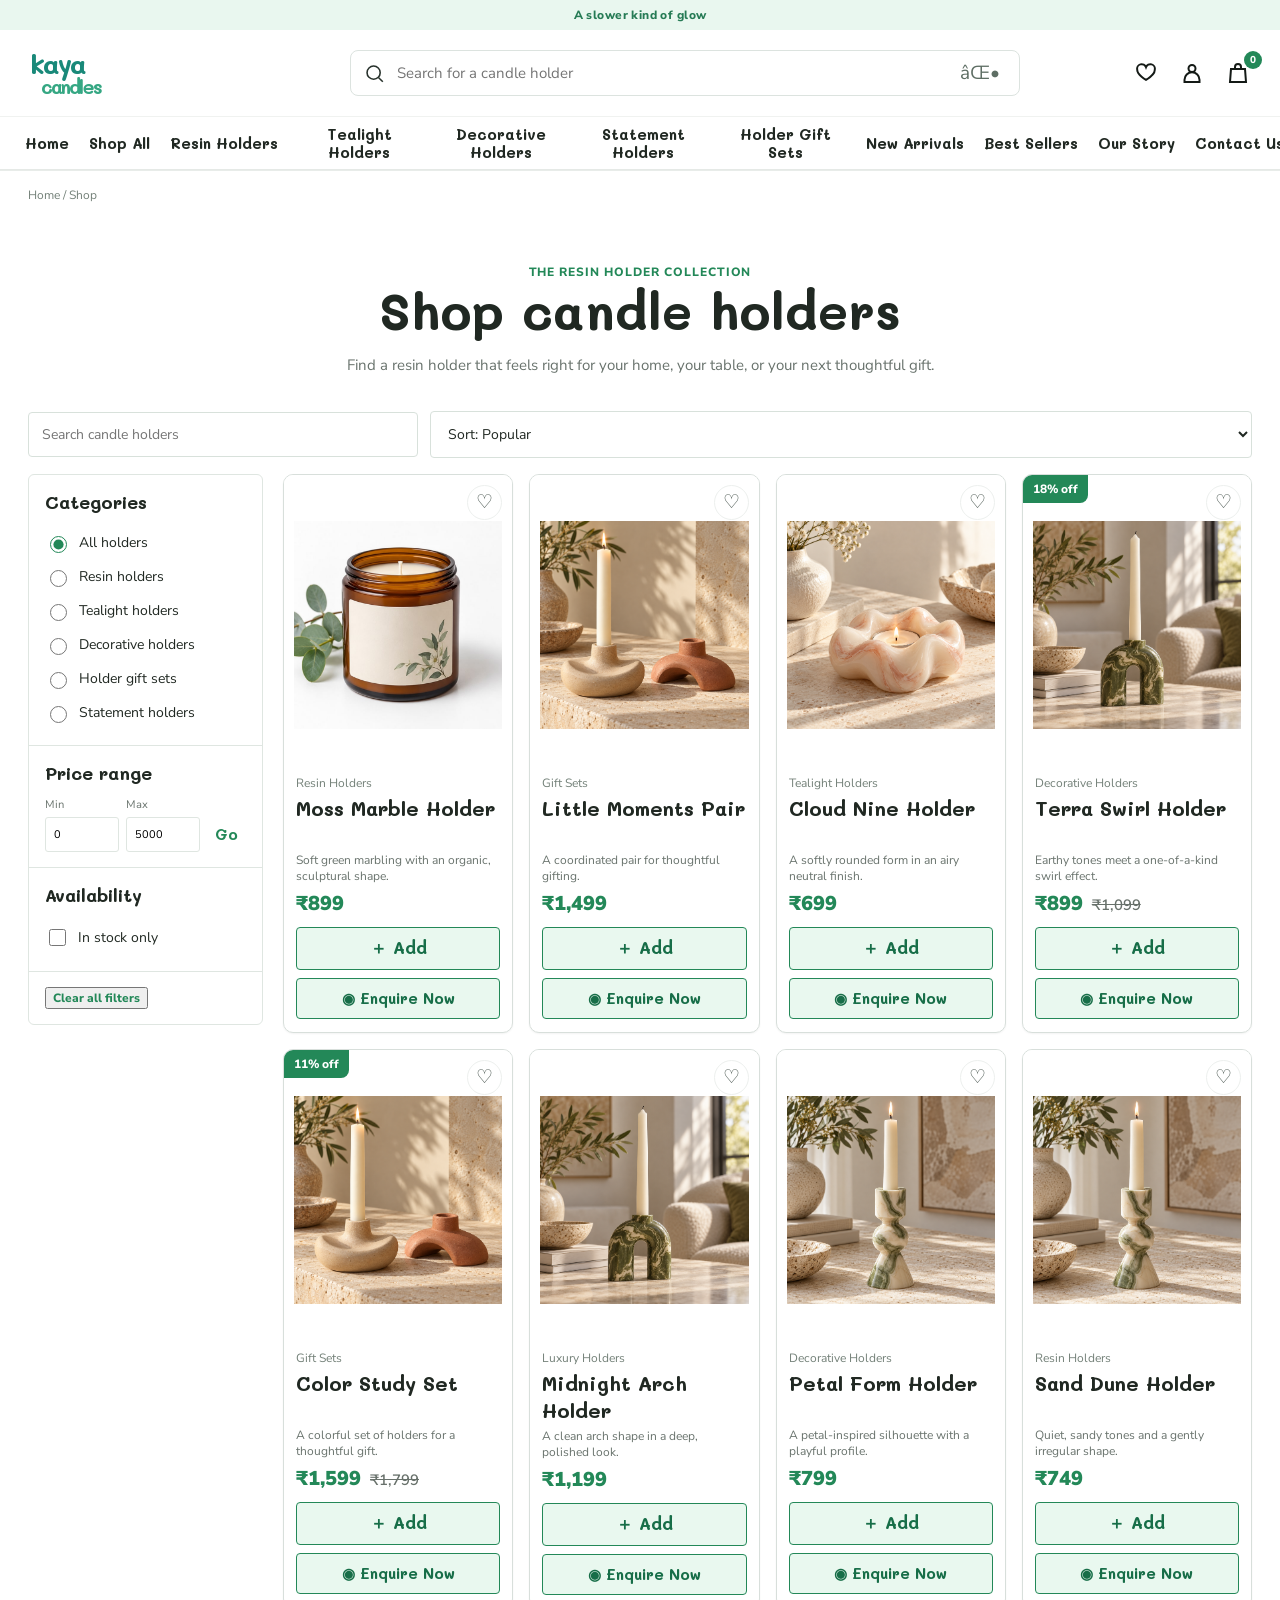
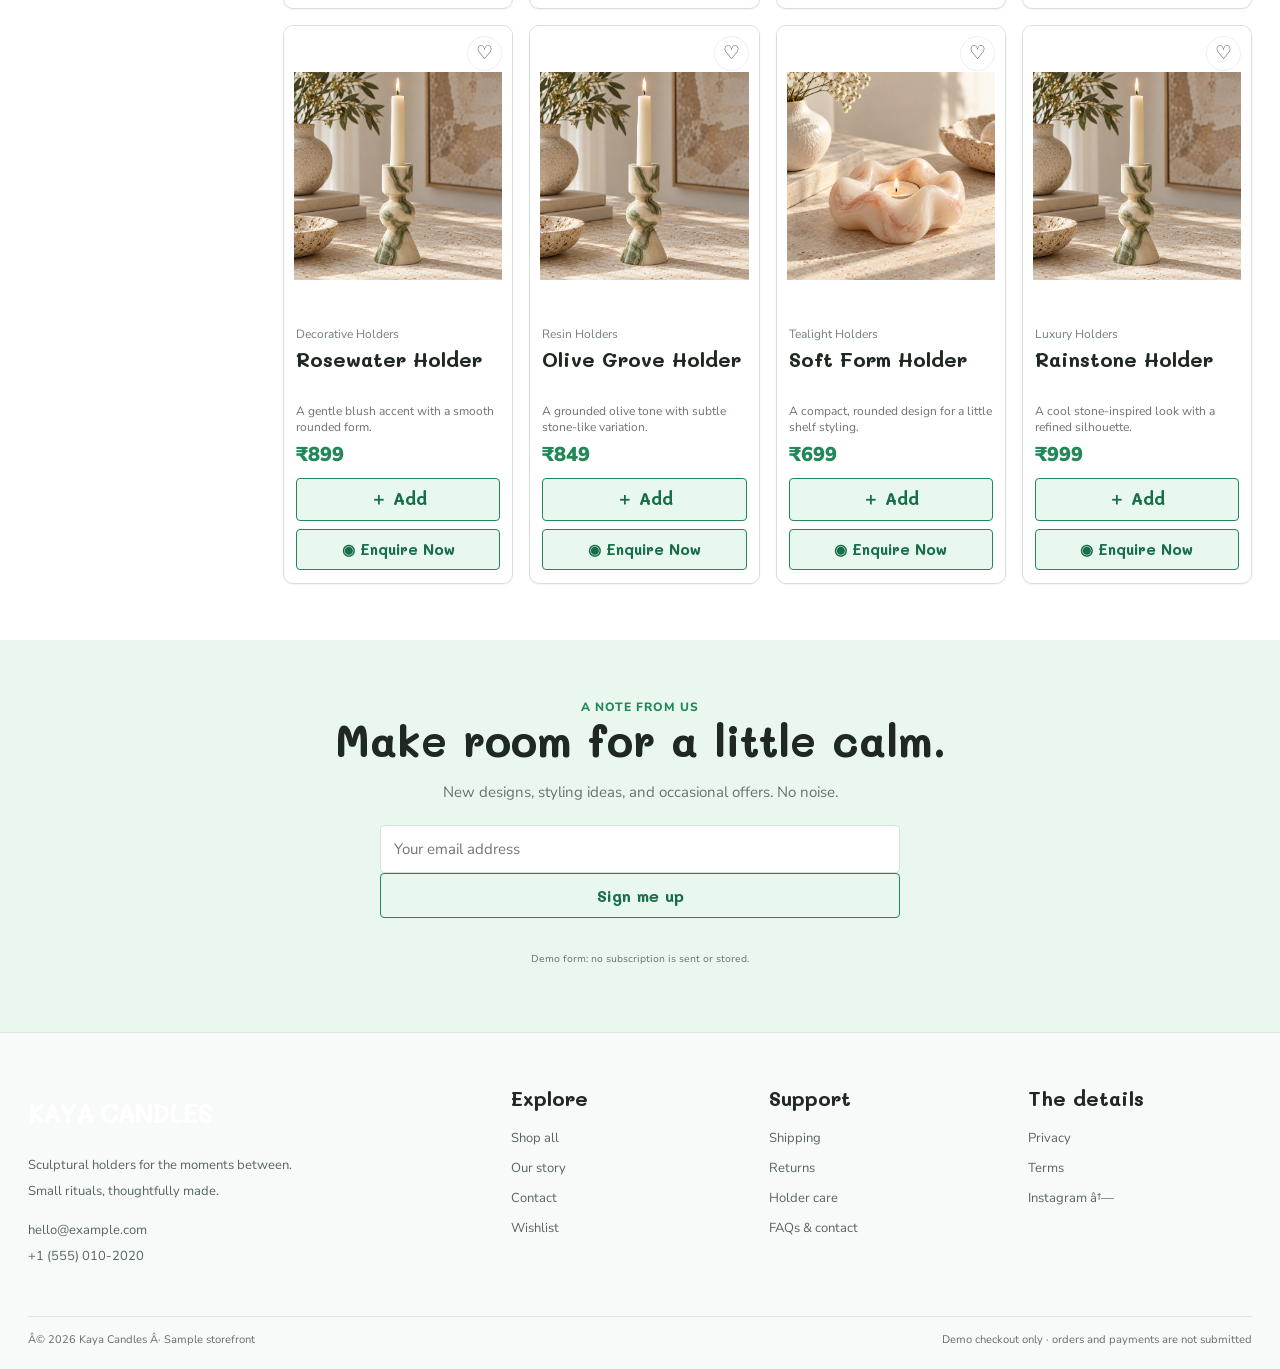
<file: shop.html>
﻿<!doctype html>
<html lang="en">
  <head>
    <meta charset="utf-8">
    <meta name="viewport" content="width=device-width,initial-scale=1">
    <meta name="description" content="Sculptural resin candle holders for thoughtful spaces.">
    <title>
      Shop | Kaya Candles
    </title>
    <link rel="preconnect" href="https://fonts.googleapis.com">
    <link href="https://fonts.googleapis.com/css2?family=Mali:wght@500;600;700&family=Nunito+Sans:wght@400;600;700;800;900&display=swap" rel="stylesheet">
    <link rel="stylesheet" href="./css/style.css">
  </head>
  <body data-page="shop">
    <div class="announcement">
      A slower kind of glow
    </div>
    <header class="header">
      <div class="topbar">
        <button class="mobile-toggle" aria-label="Open menu" aria-expanded="false">
          â˜°
        </button>
        <a class="brand" href="index.html">
          kaya
          <span>
            candles
          </span>
        </a>
        <form class="site-search" data-top-search role="search">
          <svg viewBox="0 0 24 24" aria-hidden="true">
            <circle cx="11" cy="11" r="7.5" fill="none" stroke="currentColor" stroke-width="1.8"/>
            <path d="m16.5 16.5 5 5" fill="none" stroke="currentColor" stroke-width="1.8"/>
          </svg>
          <input type="search" name="q" placeholder="Search for a candle holder" aria-label="Search for a candle holder">
          <button aria-label="Search" type="submit">
            âŒ•
          </button>
        </form>
        <div class="top-actions">
          <button type="button" data-search-toggle aria-label="Open search">
            <svg viewBox="0 0 24 24" aria-hidden="true">
              <circle cx="11" cy="11" r="7.5" fill="none" stroke="currentColor" stroke-width="1.8"/>
              <path d="m16.5 16.5 5 5" fill="none" stroke="currentColor" stroke-width="1.8"/>
            </svg>
          </button>
          <a href="wishlist.html" aria-label="Wishlist">
            <svg viewBox="0 0 24 24" aria-hidden="true">
              <path d="M20.8 8.8c0 5-8.8 10.1-8.8 10.1S3.2 13.8 3.2 8.8A4.6 4.6 0 0 1 12 6.2a4.6 4.6 0 0 1 8.8 2.6Z"/>
            </svg>
          </a>
          <a href="contact.html" aria-label="Account">
            <svg viewBox="0 0 24 24" aria-hidden="true">
              <circle cx="12" cy="7.5" r="3.5"/>
              <path d="M4.5 21v-2.2a7.5 7.5 0 0 1 15 0V21z"/>
            </svg>
          </a>
          <a href="cart.html" aria-label="Shopping bag">
            <svg viewBox="0 0 24 24" aria-hidden="true">
              <path d="M5 8h14l1 13H4L5 8z"/>
              <path d="M9 9V6a3 3 0 0 1 6 0v3"/>
            </svg>
            <span class="badge" data-cart-count>
              0
            </span>
          </a>
        </div>
      </div>
      <nav class="category-nav" aria-label="Main navigation">
        <div class="category-nav-inner">
          <a href="index.html">
            Home
          </a>
          <a href="shop.html">
            Shop All
          </a>
          <a href="shop.html?category=resin-holders">
            Resin Holders
          </a>
          <a href="shop.html?category=tealight-holders">
            Tealight Holders
          </a>
          <a href="shop.html?category=decorative-holders">
            Decorative Holders
          </a>
          <a href="shop.html?category=luxury-holders">
            Statement Holders
          </a>
          <a href="shop.html?category=gift-sets">
            Holder Gift Sets
          </a>
          <a href="shop.html?sort=new">
            New Arrivals
          </a>
          <a href="shop.html?sort=popular">
            Best Sellers
          </a>
          <a href="about.html">
            Our Story
          </a>
          <a href="contact.html">
            Contact Us
          </a>
        </div>
      </nav>
      <div class="mobile-links">
        <a href="index.html">
          Home
        </a>
        <a href="shop.html">
          Shop All
        </a>
        <a href="shop.html?category=resin-holders">
          Resin Holders
        </a>
        <a href="shop.html?category=tealight-holders">
          Tealight Holders
        </a>
        <a href="shop.html?category=decorative-holders">
          Decorative Holders
        </a>
        <a href="shop.html?category=luxury-holders">
          Statement Holders
        </a>
        <a href="shop.html?category=gift-sets">
          Holder Gift Sets
        </a>
        <a href="about.html">
          Our Story
        </a>
        <a href="contact.html">
          Contact Us
        </a>
        <a href="wishlist.html">
          Wishlist
        </a>
      </div>
    </header>
    <div class="crumb">
      <a href="index.html">
        Home
      </a>
      / Shop
    </div>
    <main id="pageContent" class="section" style="padding-top:42px">
    </main>
    <section class="newsletter">
      <span class="eyebrow">
        A note from us
      </span>
      <h2>
        Make room for a little calm.
      </h2>
      <p class="body-copy">
        New designs, styling ideas, and occasional offers. No noise.
      </p>
      <form data-newsletter>
        <input type="email" required placeholder="Your email address" aria-label="Your email address">
        <button class="button">
          Sign me up
        </button>
        <small data-status style="display:block;width:100%;padding:12px">
        </small>
      </form>
      <p style="font-size:10px;color:var(--muted)">
        Demo form: no subscription is sent or stored.
      </p>
    </section>
    <footer class="footer">
      <div class="footer-grid">
        <div>
          <a class="brand" href="index.html" style="color:white;text-align:left">
            KAYA CANDLES
          </a>
          <p>
            Sculptural holders for the moments between.
            <br>
            Small rituals, thoughtfully made.
          </p>
          <p>
            hello@example.com
            <br>
            +1 (555) 010-2020
          </p>
        </div>
        <div class="footer-links">
          <h3>
            Explore
          </h3>
          <a href="shop.html">
            Shop all
          </a>
          <a href="about.html">
            Our story
          </a>
          <a href="contact.html">
            Contact
          </a>
          <a href="wishlist.html">
            Wishlist
          </a>
        </div>
        <div class="footer-links">
          <h3>
            Support
          </h3>
          <a href="shipping-policy.html">
            Shipping
          </a>
          <a href="return-policy.html">
            Returns
          </a>
          <a href="candle-care.html">
            Holder care
          </a>
          <a href="contact.html">
            FAQs & contact
          </a>
        </div>
        <div class="footer-links">
          <h3>
            The details
          </h3>
          <a href="privacy-policy.html">
            Privacy
          </a>
          <a href="terms.html">
            Terms
          </a>
          <a href="https://instagram.com" target="_blank" rel="noopener">
            Instagram â†—
          </a>
        </div>
      </div>
      <div class="footer-bottom">
        <span>
          Â© 2026 Kaya Candles Â· Sample storefront
        </span>
        <span>
          Demo checkout only · orders and payments are not submitted
        </span>
      </div>
    </footer>
    <div class="toast" role="status" aria-live="polite">
    </div>
    <button id="backTop" aria-label="Back to top">
      â†‘
    </button>
    <script type="module" src="js/app.js">
    </script>
  </body>
</html>
</file>
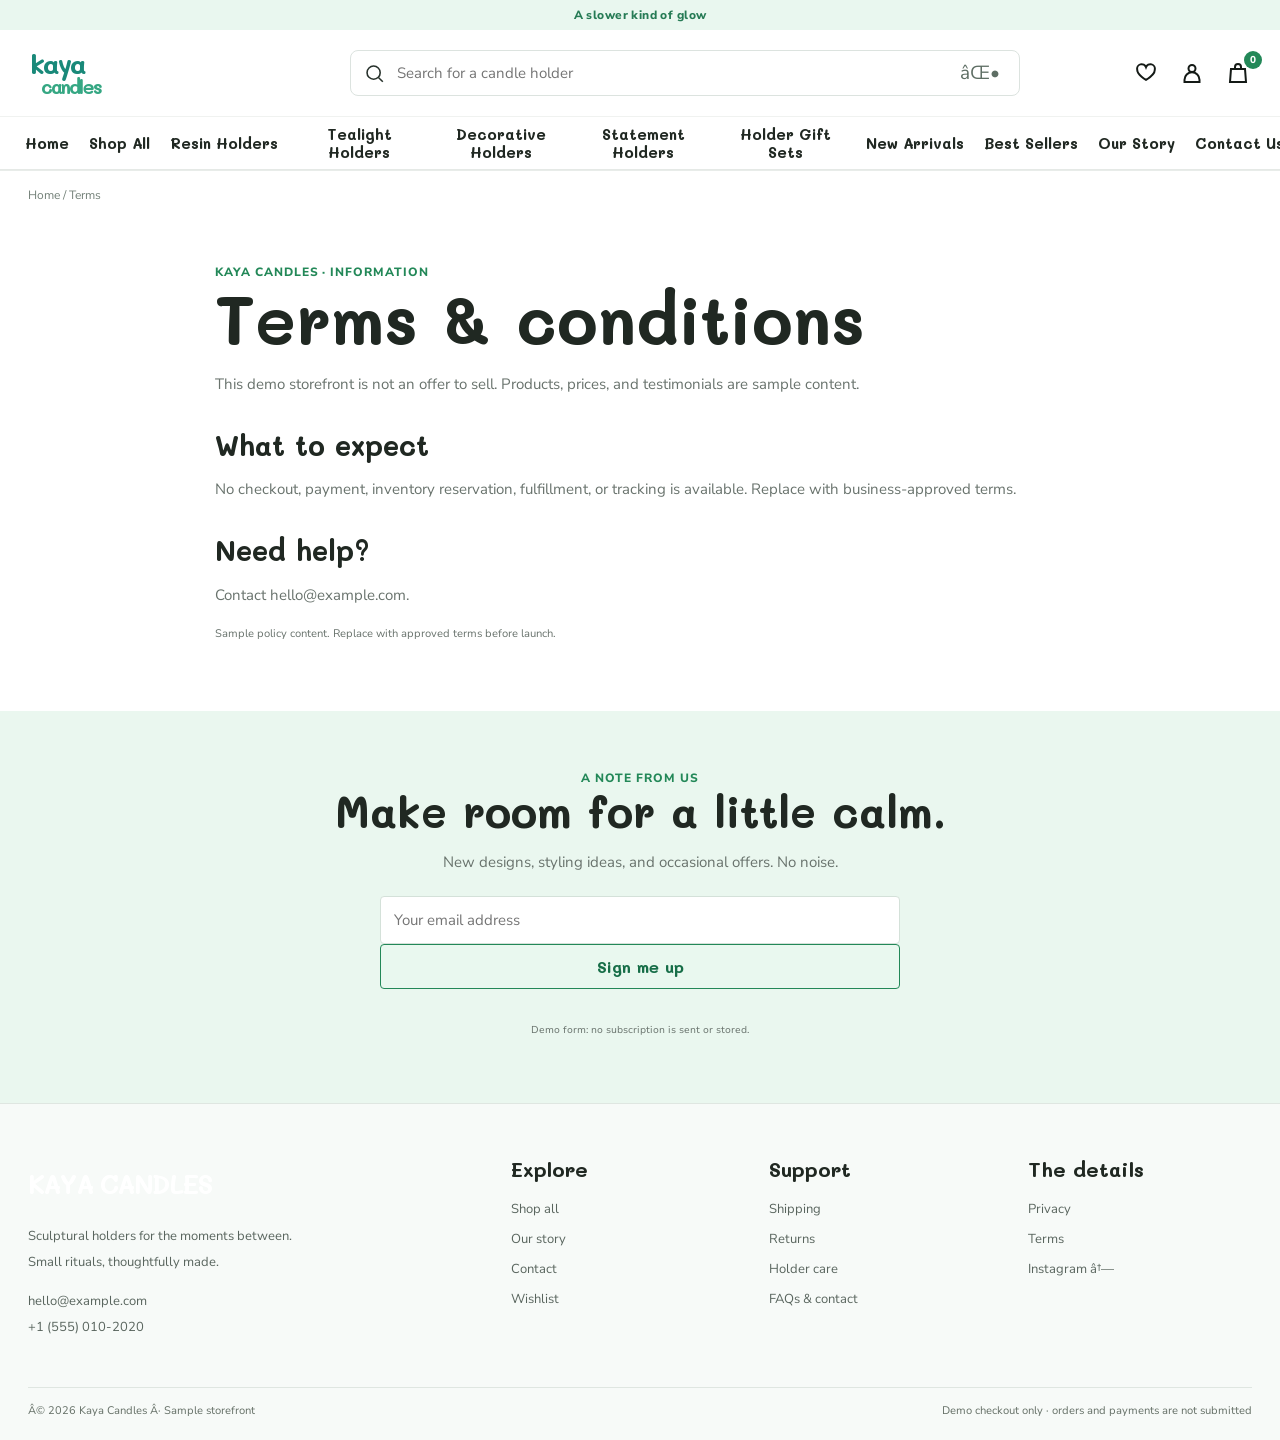
<file: terms.html>
﻿<!doctype html>
<html lang="en">
  <head>
    <meta charset="utf-8">
    <meta name="viewport" content="width=device-width,initial-scale=1">
    <meta name="description" content="Sculptural resin candle holders for thoughtful spaces.">
    <title>
      Terms | Kaya Candles
    </title>
    <link rel="preconnect" href="https://fonts.googleapis.com">
    <link href="https://fonts.googleapis.com/css2?family=Mali:wght@500;600;700&family=Nunito+Sans:wght@400;600;700;800;900&display=swap" rel="stylesheet">
    <link rel="stylesheet" href="./css/style.css">
  </head>
  <body data-page="terms">
    <div class="announcement">
      A slower kind of glow
    </div>
    <header class="header">
      <div class="topbar">
        <button class="mobile-toggle" aria-label="Open menu" aria-expanded="false">
          â˜°
        </button>
        <a class="brand" href="index.html">
          kaya
          <span>
            candles
          </span>
        </a>
        <form class="site-search" data-top-search role="search">
          <svg viewBox="0 0 24 24" aria-hidden="true">
            <circle cx="11" cy="11" r="7.5" fill="none" stroke="currentColor" stroke-width="1.8"/>
            <path d="m16.5 16.5 5 5" fill="none" stroke="currentColor" stroke-width="1.8"/>
          </svg>
          <input type="search" name="q" placeholder="Search for a candle holder" aria-label="Search for a candle holder">
          <button aria-label="Search" type="submit">
            âŒ•
          </button>
        </form>
        <div class="top-actions">
          <button type="button" data-search-toggle aria-label="Open search">
            <svg viewBox="0 0 24 24" aria-hidden="true">
              <circle cx="11" cy="11" r="7.5" fill="none" stroke="currentColor" stroke-width="1.8"/>
              <path d="m16.5 16.5 5 5" fill="none" stroke="currentColor" stroke-width="1.8"/>
            </svg>
          </button>
          <a href="wishlist.html" aria-label="Wishlist">
            <svg viewBox="0 0 24 24" aria-hidden="true">
              <path d="M20.8 8.8c0 5-8.8 10.1-8.8 10.1S3.2 13.8 3.2 8.8A4.6 4.6 0 0 1 12 6.2a4.6 4.6 0 0 1 8.8 2.6Z"/>
            </svg>
          </a>
          <a href="contact.html" aria-label="Account">
            <svg viewBox="0 0 24 24" aria-hidden="true">
              <circle cx="12" cy="7.5" r="3.5"/>
              <path d="M4.5 21v-2.2a7.5 7.5 0 0 1 15 0V21z"/>
            </svg>
          </a>
          <a href="cart.html" aria-label="Shopping bag">
            <svg viewBox="0 0 24 24" aria-hidden="true">
              <path d="M5 8h14l1 13H4L5 8z"/>
              <path d="M9 9V6a3 3 0 0 1 6 0v3"/>
            </svg>
            <span class="badge" data-cart-count>
              0
            </span>
          </a>
        </div>
      </div>
      <nav class="category-nav" aria-label="Main navigation">
        <div class="category-nav-inner">
          <a href="index.html">
            Home
          </a>
          <a href="shop.html">
            Shop All
          </a>
          <a href="shop.html?category=resin-holders">
            Resin Holders
          </a>
          <a href="shop.html?category=tealight-holders">
            Tealight Holders
          </a>
          <a href="shop.html?category=decorative-holders">
            Decorative Holders
          </a>
          <a href="shop.html?category=luxury-holders">
            Statement Holders
          </a>
          <a href="shop.html?category=gift-sets">
            Holder Gift Sets
          </a>
          <a href="shop.html?sort=new">
            New Arrivals
          </a>
          <a href="shop.html?sort=popular">
            Best Sellers
          </a>
          <a href="about.html">
            Our Story
          </a>
          <a href="contact.html">
            Contact Us
          </a>
        </div>
      </nav>
      <div class="mobile-links">
        <a href="index.html">
          Home
        </a>
        <a href="shop.html">
          Shop All
        </a>
        <a href="shop.html?category=resin-holders">
          Resin Holders
        </a>
        <a href="shop.html?category=tealight-holders">
          Tealight Holders
        </a>
        <a href="shop.html?category=decorative-holders">
          Decorative Holders
        </a>
        <a href="shop.html?category=luxury-holders">
          Statement Holders
        </a>
        <a href="shop.html?category=gift-sets">
          Holder Gift Sets
        </a>
        <a href="about.html">
          Our Story
        </a>
        <a href="contact.html">
          Contact Us
        </a>
        <a href="wishlist.html">
          Wishlist
        </a>
      </div>
    </header>
    <div class="crumb">
      <a href="index.html">
        Home
      </a>
      / Terms
    </div>
    <main id="pageContent" class="section" style="padding-top:42px">
    </main>
    <section class="newsletter">
      <span class="eyebrow">
        A note from us
      </span>
      <h2>
        Make room for a little calm.
      </h2>
      <p class="body-copy">
        New designs, styling ideas, and occasional offers. No noise.
      </p>
      <form data-newsletter>
        <input type="email" required placeholder="Your email address" aria-label="Your email address">
        <button class="button">
          Sign me up
        </button>
        <small data-status style="display:block;width:100%;padding:12px">
        </small>
      </form>
      <p style="font-size:10px;color:var(--muted)">
        Demo form: no subscription is sent or stored.
      </p>
    </section>
    <footer class="footer">
      <div class="footer-grid">
        <div>
          <a class="brand" href="index.html" style="color:white;text-align:left">
            KAYA CANDLES
          </a>
          <p>
            Sculptural holders for the moments between.
            <br>
            Small rituals, thoughtfully made.
          </p>
          <p>
            hello@example.com
            <br>
            +1 (555) 010-2020
          </p>
        </div>
        <div class="footer-links">
          <h3>
            Explore
          </h3>
          <a href="shop.html">
            Shop all
          </a>
          <a href="about.html">
            Our story
          </a>
          <a href="contact.html">
            Contact
          </a>
          <a href="wishlist.html">
            Wishlist
          </a>
        </div>
        <div class="footer-links">
          <h3>
            Support
          </h3>
          <a href="shipping-policy.html">
            Shipping
          </a>
          <a href="return-policy.html">
            Returns
          </a>
          <a href="candle-care.html">
            Holder care
          </a>
          <a href="contact.html">
            FAQs & contact
          </a>
        </div>
        <div class="footer-links">
          <h3>
            The details
          </h3>
          <a href="privacy-policy.html">
            Privacy
          </a>
          <a href="terms.html">
            Terms
          </a>
          <a href="https://instagram.com" target="_blank" rel="noopener">
            Instagram â†—
          </a>
        </div>
      </div>
      <div class="footer-bottom">
        <span>
          Â© 2026 Kaya Candles Â· Sample storefront
        </span>
        <span>
          Demo checkout only · orders and payments are not submitted
        </span>
      </div>
    </footer>
    <div class="toast" role="status" aria-live="polite">
    </div>
    <button id="backTop" aria-label="Back to top">
      â†‘
    </button>
    <script type="module" src="js/app.js">
    </script>
  </body>
</html>
</file>
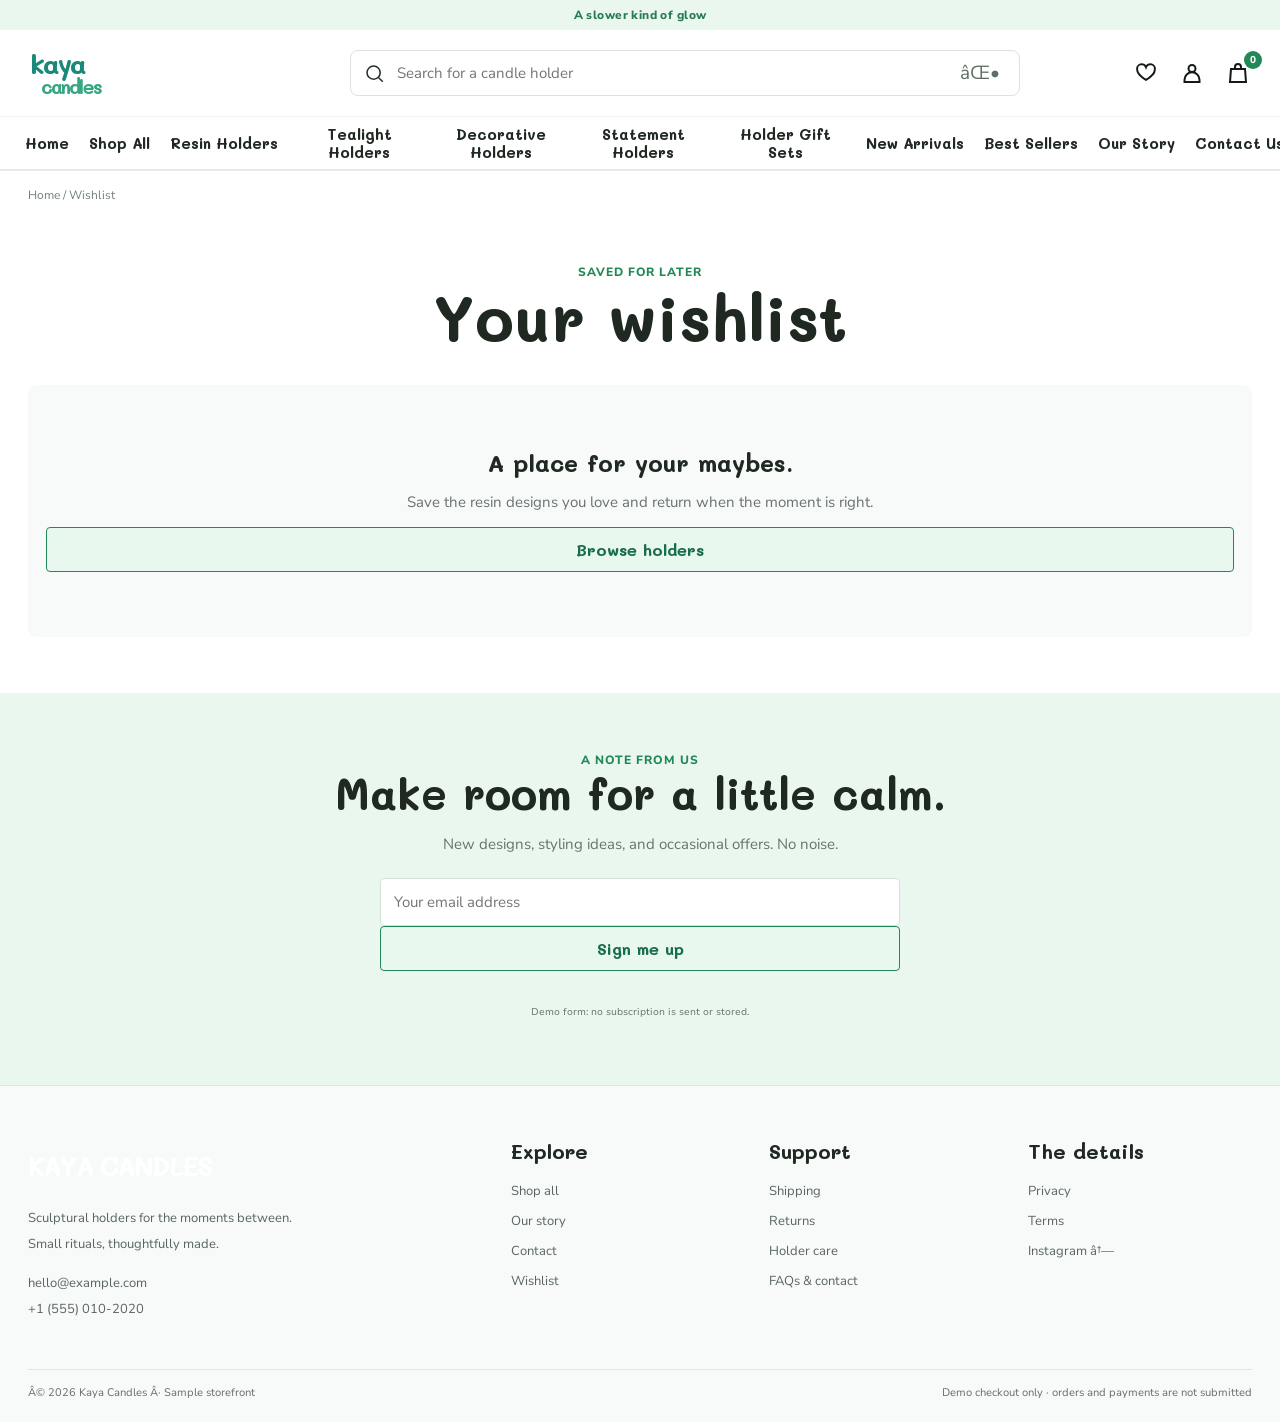
<file: wishlist.html>
﻿<!doctype html>
<html lang="en">
  <head>
    <meta charset="utf-8">
    <meta name="viewport" content="width=device-width,initial-scale=1">
    <meta name="description" content="Sculptural resin candle holders for thoughtful spaces.">
    <title>
      Wishlist | Kaya Candles
    </title>
    <link rel="preconnect" href="https://fonts.googleapis.com">
    <link href="https://fonts.googleapis.com/css2?family=Mali:wght@500;600;700&family=Nunito+Sans:wght@400;600;700;800;900&display=swap" rel="stylesheet">
    <link rel="stylesheet" href="./css/style.css">
  </head>
  <body data-page="wishlist">
    <div class="announcement">
      A slower kind of glow
    </div>
    <header class="header">
      <div class="topbar">
        <button class="mobile-toggle" aria-label="Open menu" aria-expanded="false">
          â˜°
        </button>
        <a class="brand" href="index.html">
          kaya
          <span>
            candles
          </span>
        </a>
        <form class="site-search" data-top-search role="search">
          <svg viewBox="0 0 24 24" aria-hidden="true">
            <circle cx="11" cy="11" r="7.5" fill="none" stroke="currentColor" stroke-width="1.8"/>
            <path d="m16.5 16.5 5 5" fill="none" stroke="currentColor" stroke-width="1.8"/>
          </svg>
          <input type="search" name="q" placeholder="Search for a candle holder" aria-label="Search for a candle holder">
          <button aria-label="Search" type="submit">
            âŒ•
          </button>
        </form>
        <div class="top-actions">
          <button type="button" data-search-toggle aria-label="Open search">
            <svg viewBox="0 0 24 24" aria-hidden="true">
              <circle cx="11" cy="11" r="7.5" fill="none" stroke="currentColor" stroke-width="1.8"/>
              <path d="m16.5 16.5 5 5" fill="none" stroke="currentColor" stroke-width="1.8"/>
            </svg>
          </button>
          <a href="wishlist.html" aria-label="Wishlist">
            <svg viewBox="0 0 24 24" aria-hidden="true">
              <path d="M20.8 8.8c0 5-8.8 10.1-8.8 10.1S3.2 13.8 3.2 8.8A4.6 4.6 0 0 1 12 6.2a4.6 4.6 0 0 1 8.8 2.6Z"/>
            </svg>
          </a>
          <a href="contact.html" aria-label="Account">
            <svg viewBox="0 0 24 24" aria-hidden="true">
              <circle cx="12" cy="7.5" r="3.5"/>
              <path d="M4.5 21v-2.2a7.5 7.5 0 0 1 15 0V21z"/>
            </svg>
          </a>
          <a href="cart.html" aria-label="Shopping bag">
            <svg viewBox="0 0 24 24" aria-hidden="true">
              <path d="M5 8h14l1 13H4L5 8z"/>
              <path d="M9 9V6a3 3 0 0 1 6 0v3"/>
            </svg>
            <span class="badge" data-cart-count>
              0
            </span>
          </a>
        </div>
      </div>
      <nav class="category-nav" aria-label="Main navigation">
        <div class="category-nav-inner">
          <a href="index.html">
            Home
          </a>
          <a href="shop.html">
            Shop All
          </a>
          <a href="shop.html?category=resin-holders">
            Resin Holders
          </a>
          <a href="shop.html?category=tealight-holders">
            Tealight Holders
          </a>
          <a href="shop.html?category=decorative-holders">
            Decorative Holders
          </a>
          <a href="shop.html?category=luxury-holders">
            Statement Holders
          </a>
          <a href="shop.html?category=gift-sets">
            Holder Gift Sets
          </a>
          <a href="shop.html?sort=new">
            New Arrivals
          </a>
          <a href="shop.html?sort=popular">
            Best Sellers
          </a>
          <a href="about.html">
            Our Story
          </a>
          <a href="contact.html">
            Contact Us
          </a>
        </div>
      </nav>
      <div class="mobile-links">
        <a href="index.html">
          Home
        </a>
        <a href="shop.html">
          Shop All
        </a>
        <a href="shop.html?category=resin-holders">
          Resin Holders
        </a>
        <a href="shop.html?category=tealight-holders">
          Tealight Holders
        </a>
        <a href="shop.html?category=decorative-holders">
          Decorative Holders
        </a>
        <a href="shop.html?category=luxury-holders">
          Statement Holders
        </a>
        <a href="shop.html?category=gift-sets">
          Holder Gift Sets
        </a>
        <a href="about.html">
          Our Story
        </a>
        <a href="contact.html">
          Contact Us
        </a>
        <a href="wishlist.html">
          Wishlist
        </a>
      </div>
    </header>
    <div class="crumb">
      <a href="index.html">
        Home
      </a>
      / Wishlist
    </div>
    <main id="pageContent" class="section" style="padding-top:42px">
    </main>
    <section class="newsletter">
      <span class="eyebrow">
        A note from us
      </span>
      <h2>
        Make room for a little calm.
      </h2>
      <p class="body-copy">
        New designs, styling ideas, and occasional offers. No noise.
      </p>
      <form data-newsletter>
        <input type="email" required placeholder="Your email address" aria-label="Your email address">
        <button class="button">
          Sign me up
        </button>
        <small data-status style="display:block;width:100%;padding:12px">
        </small>
      </form>
      <p style="font-size:10px;color:var(--muted)">
        Demo form: no subscription is sent or stored.
      </p>
    </section>
    <footer class="footer">
      <div class="footer-grid">
        <div>
          <a class="brand" href="index.html" style="color:white;text-align:left">
            KAYA CANDLES
          </a>
          <p>
            Sculptural holders for the moments between.
            <br>
            Small rituals, thoughtfully made.
          </p>
          <p>
            hello@example.com
            <br>
            +1 (555) 010-2020
          </p>
        </div>
        <div class="footer-links">
          <h3>
            Explore
          </h3>
          <a href="shop.html">
            Shop all
          </a>
          <a href="about.html">
            Our story
          </a>
          <a href="contact.html">
            Contact
          </a>
          <a href="wishlist.html">
            Wishlist
          </a>
        </div>
        <div class="footer-links">
          <h3>
            Support
          </h3>
          <a href="shipping-policy.html">
            Shipping
          </a>
          <a href="return-policy.html">
            Returns
          </a>
          <a href="candle-care.html">
            Holder care
          </a>
          <a href="contact.html">
            FAQs & contact
          </a>
        </div>
        <div class="footer-links">
          <h3>
            The details
          </h3>
          <a href="privacy-policy.html">
            Privacy
          </a>
          <a href="terms.html">
            Terms
          </a>
          <a href="https://instagram.com" target="_blank" rel="noopener">
            Instagram â†—
          </a>
        </div>
      </div>
      <div class="footer-bottom">
        <span>
          Â© 2026 Kaya Candles Â· Sample storefront
        </span>
        <span>
          Demo checkout only · orders and payments are not submitted
        </span>
      </div>
    </footer>
    <div class="toast" role="status" aria-live="polite">
    </div>
    <button id="backTop" aria-label="Back to top">
      â†‘
    </button>
    <script type="module" src="js/app.js">
    </script>
  </body>
</html>
</file>
<file: css/style.css>
@import url('./variables.css');
@import url('./components.css');
@import url('./responsive.css');
</file>
